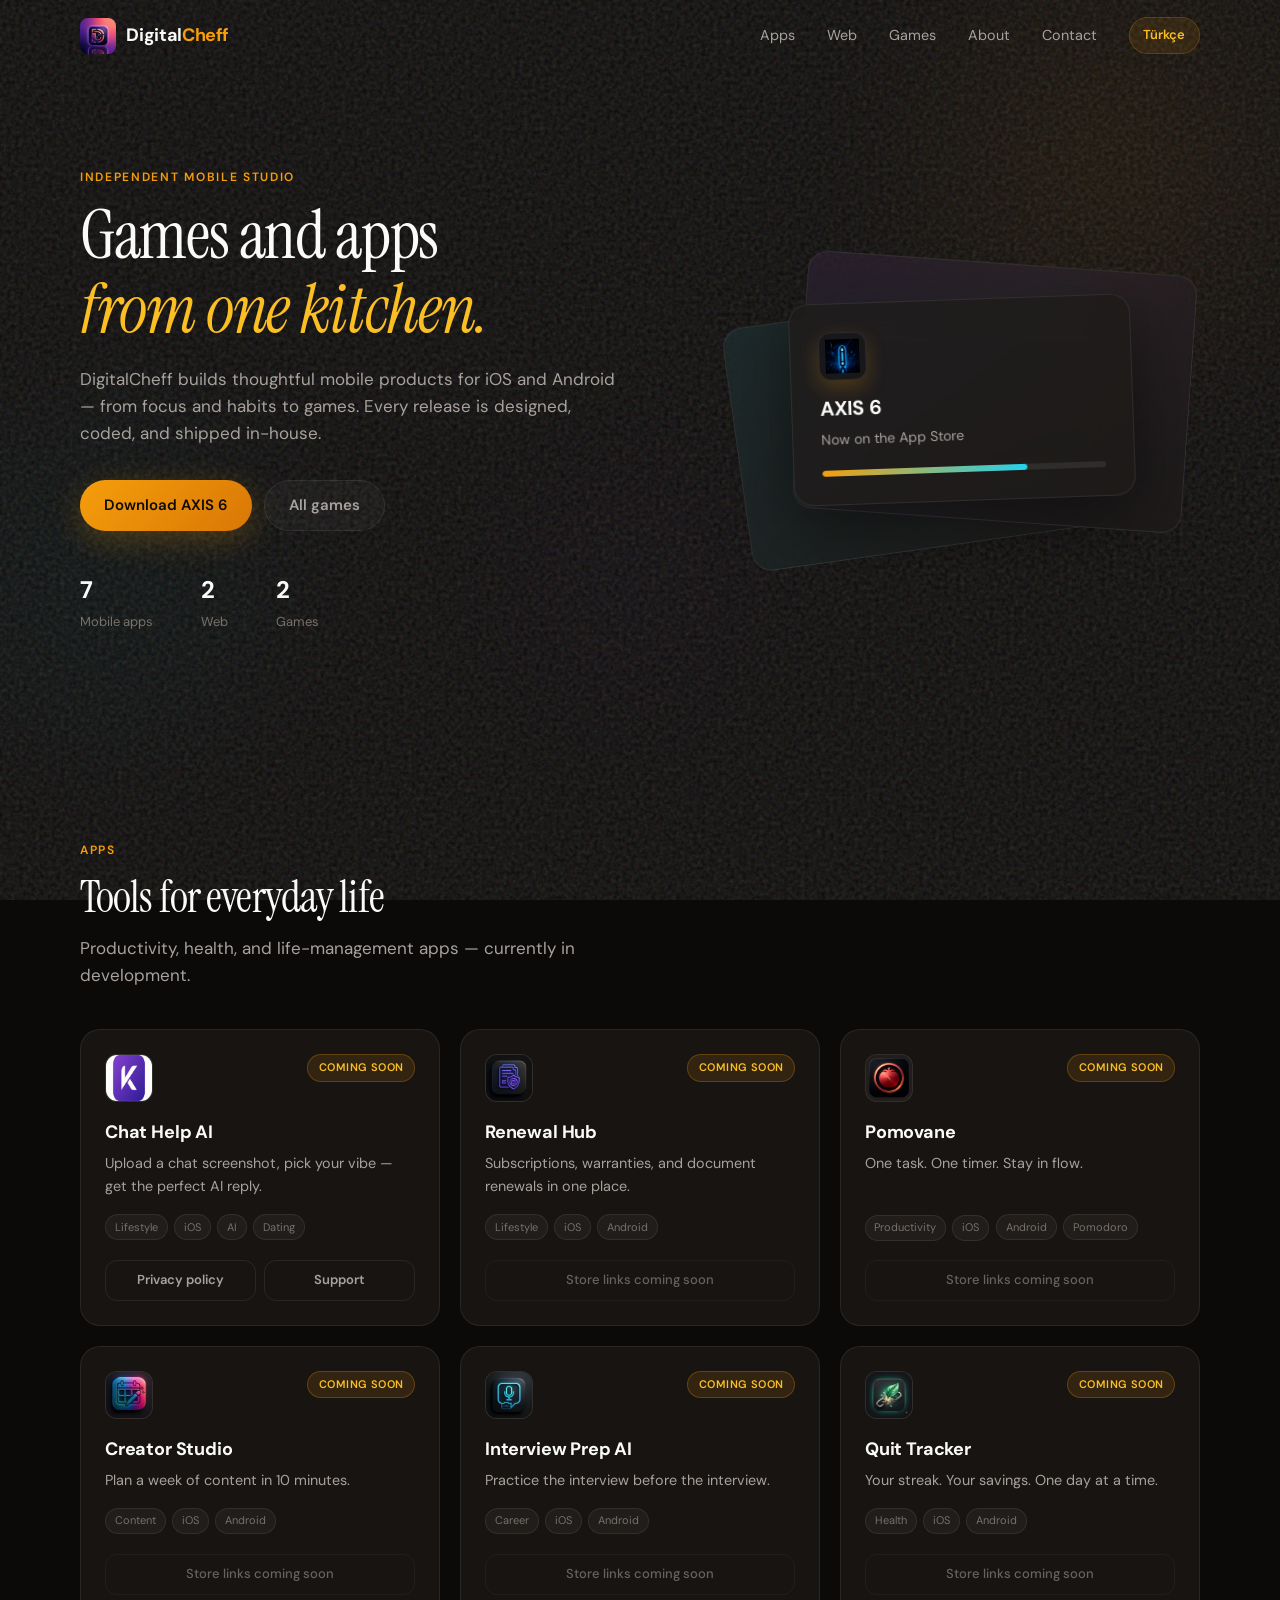
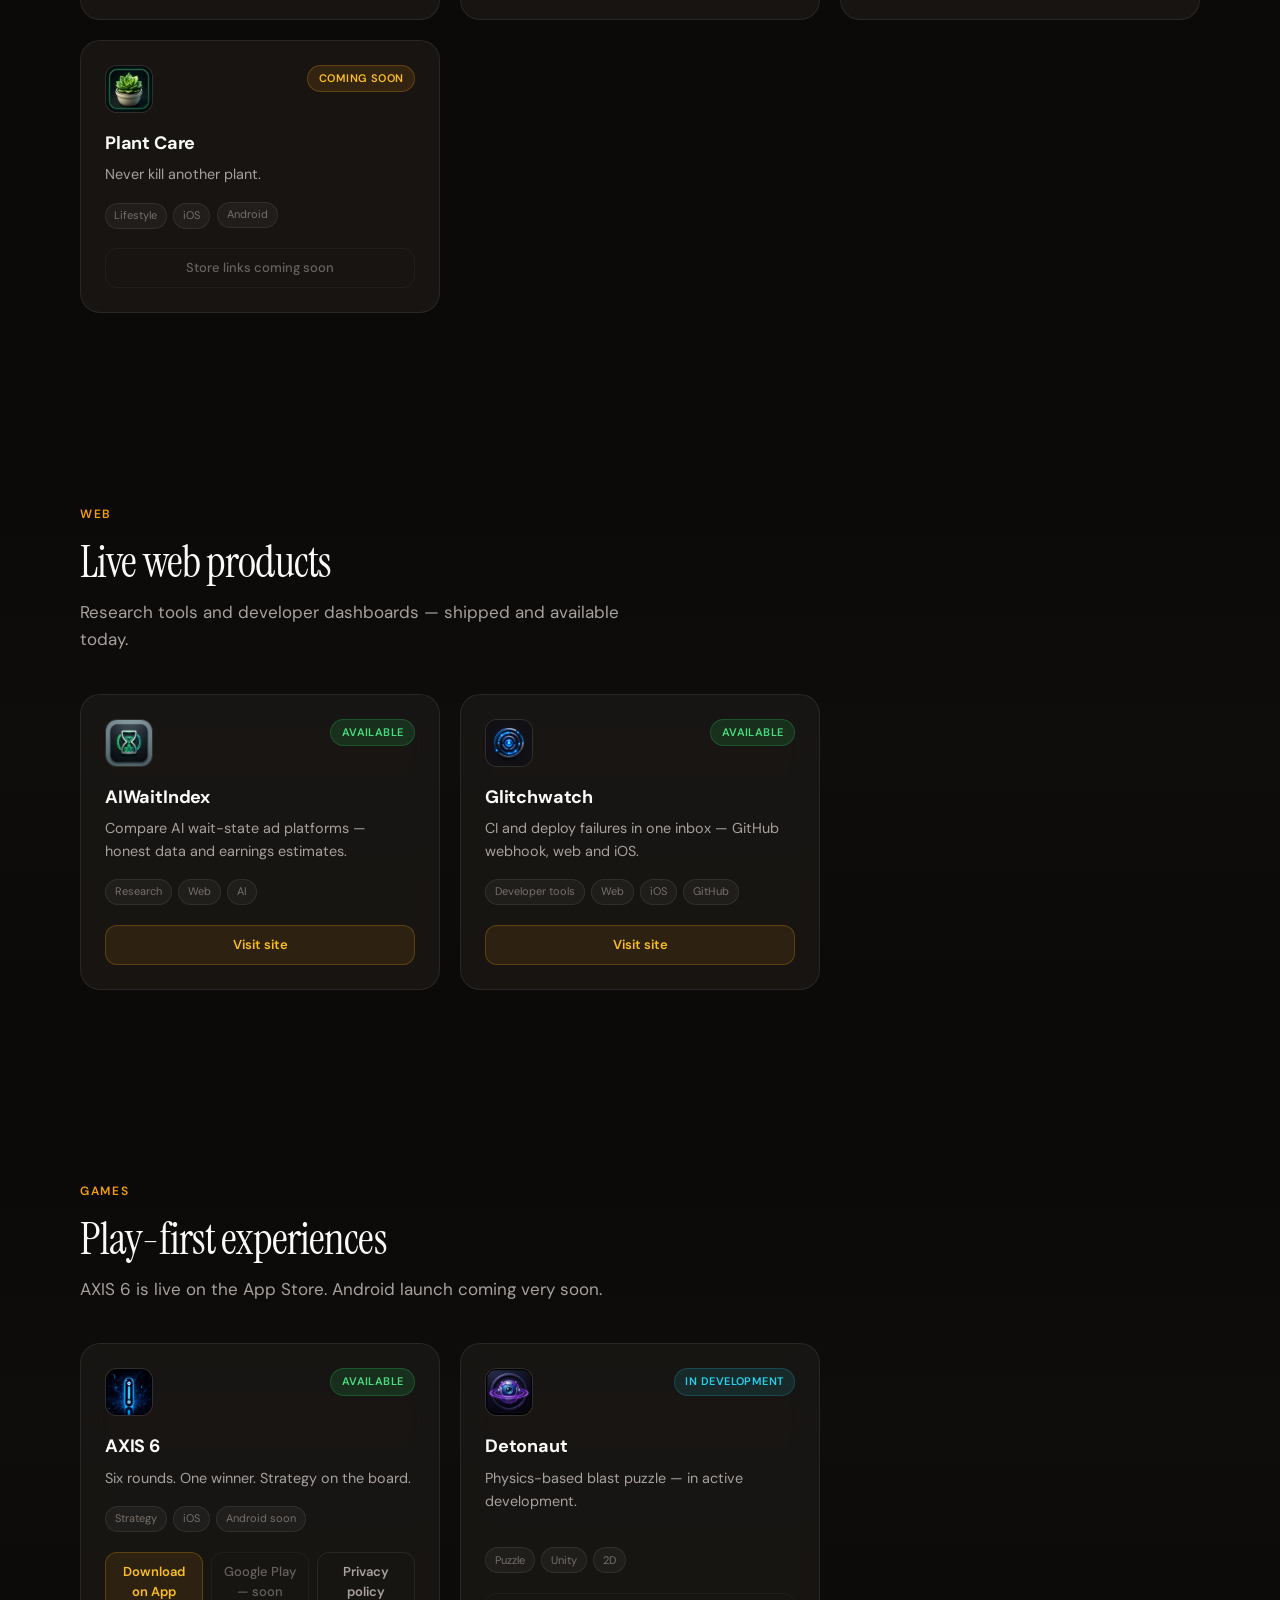
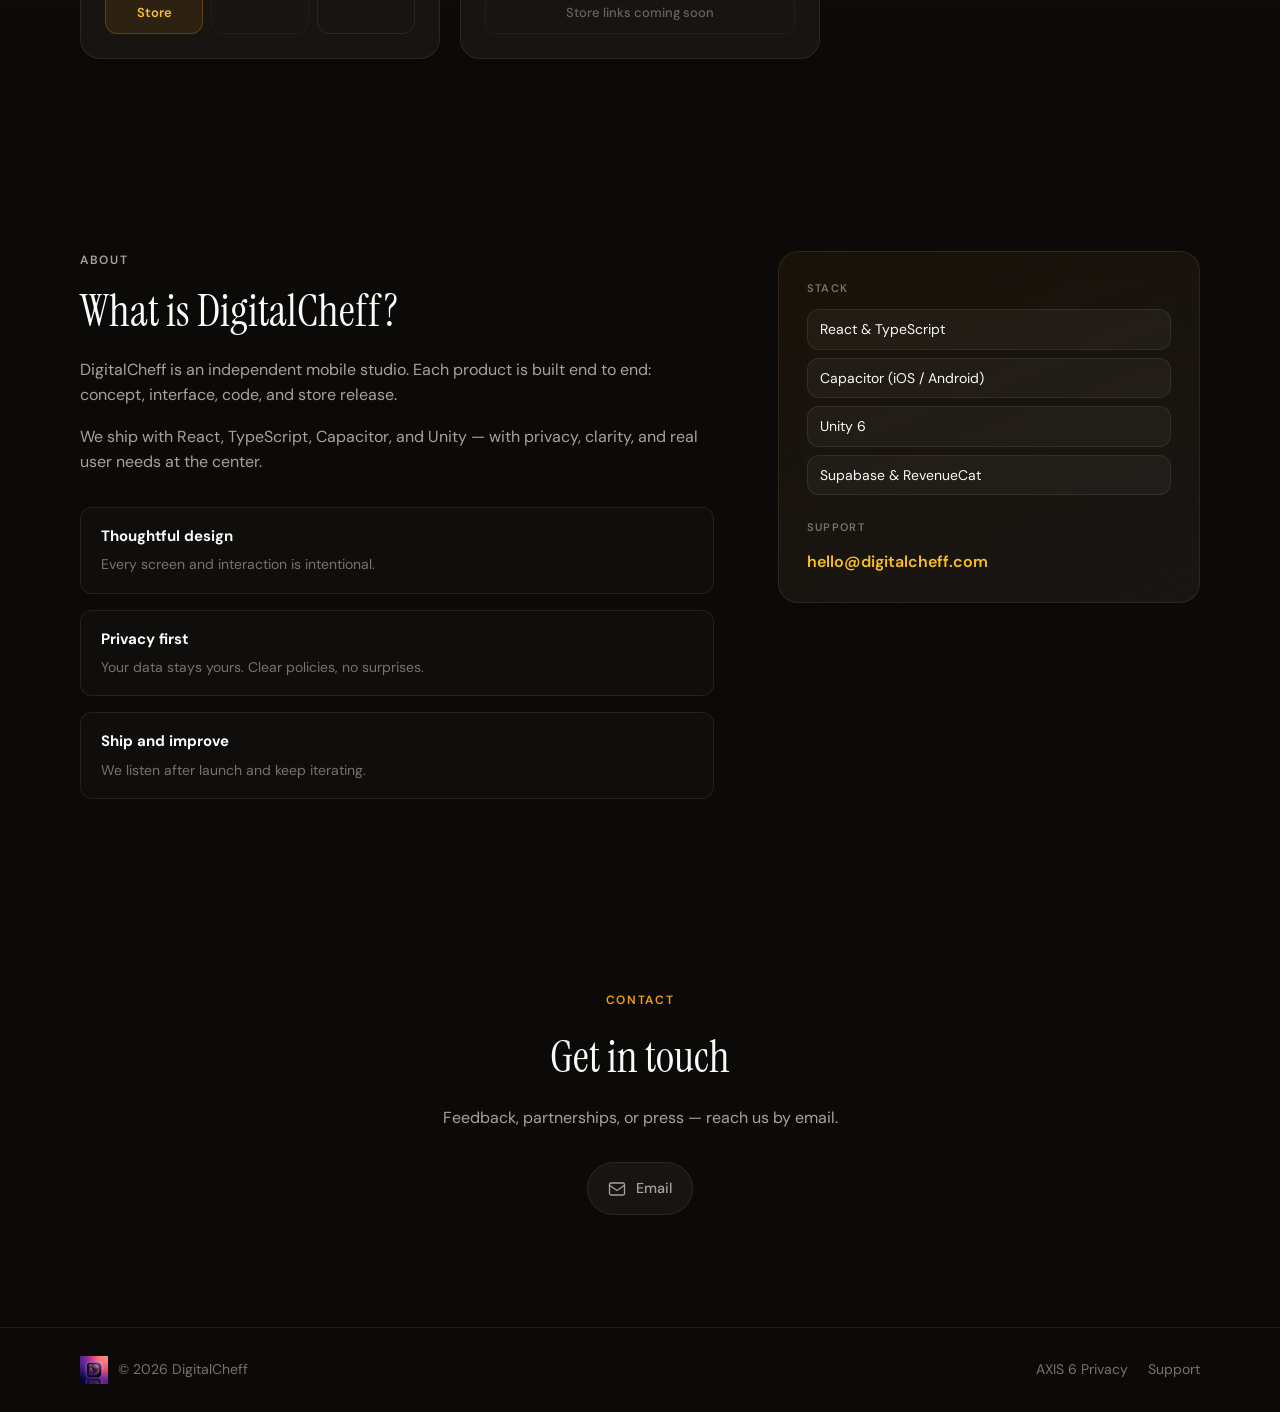
<file: index.html>
<!DOCTYPE html>
<html lang="en">
<head>
  <meta charset="UTF-8">
  <meta name="viewport" content="width=device-width, initial-scale=1.0, viewport-fit=cover">
  <title>DigitalCheff — Mobile Games & Apps Studio</title>
  <meta name="description" content="DigitalCheff — mobile apps, web tools, and games. Pomovane, Glitchwatch, AIWaitIndex, AXIS 6, and more.">
  <meta name="theme-color" content="#0c0a09">
  <meta property="og:title" content="DigitalCheff">
  <meta property="og:description" content="Independent mobile studio — products we design, build, and ship for iOS and Android.">
  <meta property="og:type" content="website">
  <meta property="og:url" content="https://digitalcheff.com">
  <link rel="icon" href="/assets/icons/digitalcheff-32.png" type="image/png">
  <link rel="apple-touch-icon" href="/assets/icons/digitalcheff-180.png">
  <meta property="og:image" content="https://digitalcheff.com/assets/icons/digitalcheff-180.png">
  <link rel="preconnect" href="https://fonts.googleapis.com">
  <link rel="preconnect" href="https://fonts.gstatic.com" crossorigin>
  <link href="https://fonts.googleapis.com/css2?family=DM+Sans:ital,opsz,wght@0,9..40,400;0,9..40,500;0,9..40,600;0,9..40,700;1,9..40,400&family=Instrument+Serif:ital@0;1&display=swap" rel="stylesheet">
  <link rel="stylesheet" href="/assets/css/style.css?v=12">
</head>
<body>
  <a class="skip-link" href="#main" data-i18n="skip">Skip to content</a>

  <div class="ambient" aria-hidden="true">
    <div class="ambient__orb ambient__orb--1"></div>
    <div class="ambient__orb ambient__orb--2"></div>
    <div class="ambient__orb ambient__orb--3"></div>
    <div class="ambient__noise"></div>
  </div>

  <header class="site-header" id="top">
    <div class="container site-header__inner">
      <a class="brand" href="#top" data-i18n-aria="brandAria">
        <img class="brand__mark" src="/assets/icons/digitalcheff-64.png" alt="" width="36" height="36">
        <span class="brand__text">Digital<span class="brand__accent">Cheff</span></span>
      </a>
      <nav class="site-nav" aria-label="Main menu" data-i18n-aria="nav.main">
        <a href="#apps" data-i18n="nav.apps">Apps</a>
        <a href="#web" data-i18n="nav.web">Web</a>
        <a href="#games" data-i18n="nav.games">Games</a>
        <a href="#about" data-i18n="nav.about">About</a>
        <a href="#contact" data-i18n="nav.contact">Contact</a>
        <button class="lang-toggle" id="lang-toggle" type="button" aria-label="Türkçe">Türkçe</button>
      </nav>
      <div class="header-actions">
        <button class="lang-toggle lang-toggle--mobile-header" id="lang-toggle-mobile" type="button" aria-label="Türkçe">TR</button>
        <button class="menu-toggle" type="button" aria-expanded="false" aria-controls="mobile-nav" data-i18n-aria="nav.menuOpen">
          <span></span><span></span>
        </button>
      </div>
    </div>
    <nav class="mobile-nav" id="mobile-nav" hidden aria-label="Mobile menu">
      <a href="#apps" data-i18n="nav.apps">Apps</a>
      <a href="#web" data-i18n="nav.web">Web</a>
      <a href="#games" data-i18n="nav.games">Games</a>
      <a href="#about" data-i18n="nav.about">About</a>
      <a href="#contact" data-i18n="nav.contact">Contact</a>
    </nav>
  </header>

  <main id="main">
    <section class="hero">
      <div class="container hero__grid">
        <div class="hero__copy">
          <p class="eyebrow" data-i18n="hero.eyebrow">Independent mobile studio</p>

          <div class="hero-spotlight" aria-hidden="true">
            <a class="spotlight-card spotlight-card--lead spotlight-card--axis6" href="https://apps.apple.com/us/app/axis-6/id6777100703" target="_blank" rel="noopener noreferrer">
              <div class="spotlight-card__icon spotlight-card__icon--image">
                <img src="/assets/icons/axis6-128.png" alt="" width="54" height="54" decoding="async">
              </div>
              <div class="spotlight-card__body">
                <p class="spotlight-card__eyebrow" data-i18n="hero.spotlightLabel">Now on the App Store</p>
                <p class="spotlight-card__name">AXIS 6</p>
                <p class="spotlight-card__tag" data-i18n="hero.spotlightAxis6">Six rounds. One winner. Strategy on the board.</p>
                <span class="spotlight-card__cta" data-i18n="hero.spotlightCta">Download</span>
              </div>
            </a>
            <div class="spotlight-row">
              <a class="spotlight-card spotlight-card--compact" href="#games">
                <span class="spotlight-card__chip spotlight-card__chip--image">
                  <img src="/assets/icons/pomovane-128.png?v=11" alt="" width="32" height="32" decoding="async">
                </span>
                <span class="spotlight-card__compact-name">Pomovane</span>
              </a>
              <a class="spotlight-card spotlight-card--compact" href="#web">
                <span class="spotlight-card__chip spotlight-card__chip--image">
                  <img src="/assets/icons/glitchwatch-128.png" alt="" width="32" height="32" decoding="async">
                </span>
                <span class="spotlight-card__compact-name">Glitchwatch</span>
              </a>
            </div>
          </div>

          <h1 class="hero__title">
            <span data-i18n="hero.titleBefore">Games and apps</span><br>
            <em data-i18n="hero.titleEm">from one kitchen.</em>
          </h1>
          <p class="hero__lead" data-i18n="hero.lead">
            DigitalCheff builds thoughtful mobile products for iOS and Android — from focus and habits to games. Every release is designed, coded, and shipped in-house.
          </p>
          <div class="hero__actions">
            <a class="btn btn--primary" href="https://apps.apple.com/us/app/axis-6/id6777100703" target="_blank" rel="noopener noreferrer" data-i18n="hero.cta">Download AXIS 6</a>
            <a class="btn btn--ghost" href="#games" data-i18n="hero.ctaGames">All games</a>
          </div>
          <dl class="hero__stats">
            <div>
              <dt>7</dt>
              <dd data-i18n="hero.statApps">Apps</dd>
            </div>
            <div>
              <dt>2</dt>
              <dd data-i18n="hero.statWeb">Web</dd>
            </div>
            <div>
              <dt>2</dt>
              <dd data-i18n="hero.statGames">Games</dd>
            </div>
          </dl>
        </div>
        <div class="hero__visual hero__visual--desktop" aria-hidden="true">
          <div class="hero-stack">
            <div class="hero-card hero-card--back"></div>
            <div class="hero-card hero-card--mid"></div>
            <a class="hero-card hero-card--front" href="https://apps.apple.com/us/app/axis-6/id6777100703" target="_blank" rel="noopener noreferrer">
              <div class="hero-card__icon hero-card__icon--image hero-card__icon--axis6">
                <img src="/assets/icons/axis6-128.png" alt="" width="40" height="40" decoding="async">
              </div>
              <p class="hero-card__label">AXIS 6</p>
              <p class="hero-card__tag" data-i18n="hero.spotlightLabel">Now on the App Store</p>
              <div class="hero-card__bar" role="presentation"><span></span></div>
            </a>
          </div>
        </div>
      </div>
    </section>

    <section class="section" id="apps">
      <div class="container">
        <header class="section__header reveal">
          <p class="eyebrow" data-i18n="apps.eyebrow">Apps</p>
          <h2 data-i18n="apps.title">Tools for everyday life</h2>
          <p class="section__lead" data-i18n="apps.lead">Productivity, health, and life-management apps — currently in development.</p>
        </header>
        <div class="product-grid" id="apps-grid"></div>
      </div>
    </section>

    <section class="section section--alt" id="web">
      <div class="container">
        <header class="section__header reveal">
          <p class="eyebrow" data-i18n="web.eyebrow">Web</p>
          <h2 data-i18n="web.title">Live web products</h2>
          <p class="section__lead" data-i18n="web.lead">Research tools and developer dashboards — shipped and available today.</p>
        </header>
        <div class="product-grid" id="web-grid"></div>
      </div>
    </section>

    <section class="section section--alt" id="games">
      <div class="container">
        <header class="section__header reveal">
          <p class="eyebrow" data-i18n="games.eyebrow">Games</p>
          <h2 data-i18n="games.title">Play-first experiences</h2>
          <p class="section__lead" data-i18n="games.lead">Mobile games — from competitive rounds to physics puzzles.</p>
        </header>
        <div class="product-grid product-grid--games" id="games-grid"></div>
      </div>
    </section>

    <section class="section" id="about">
      <div class="container about">
        <div class="about__copy reveal">
          <p class="eyebrow" data-i18n="about.eyebrow">About</p>
          <h2 data-i18n="about.title">What is DigitalCheff?</h2>
          <p data-i18n="about.p1">
            DigitalCheff is an independent mobile studio. Each product is built end to end: concept, interface, code, and store release.
          </p>
          <p data-i18n="about.p2">
            We ship with React, TypeScript, Capacitor, and Unity — with privacy, clarity, and real user needs at the center.
          </p>
          <ul class="about__values" id="about-values"></ul>
        </div>
        <aside class="about__panel reveal reveal--delay">
          <div class="about__panel-inner">
            <p class="about__panel-label" data-i18n="about.tech">Stack</p>
            <ul class="tech-list">
              <li>React &amp; TypeScript</li>
              <li>Capacitor (iOS / Android)</li>
              <li>Unity 6</li>
              <li>Supabase &amp; RevenueCat</li>
            </ul>
            <p class="about__panel-label" data-i18n="about.support">Support</p>
            <a class="about__email" href="mailto:hello@digitalcheff.com">hello@digitalcheff.com</a>
          </div>
        </aside>
      </div>
    </section>

    <section class="section section--contact" id="contact">
      <div class="container contact reveal">
        <div class="contact__inner">
          <p class="eyebrow" data-i18n="contact.eyebrow">Contact</p>
          <h2 data-i18n="contact.title">Get in touch</h2>
          <p class="contact__lead" data-i18n="contact.lead">Feedback, partnerships, or press — reach us by email.</p>
          <div class="social-grid" id="social-grid"></div>
        </div>
      </div>
    </section>
  </main>

  <footer class="site-footer">
    <div class="container site-footer__inner">
      <div class="site-footer__brand">
        <img src="/assets/icons/digitalcheff-64.png" alt="" width="28" height="28">
        <span>© <span id="year"></span> DigitalCheff</span>
      </div>
      <nav class="site-footer__links" aria-label="Footer links" data-i18n-aria="nav.footer">
        <a href="/axis6-privacy/" data-i18n="footer.axisPrivacy">AXIS 6 Privacy</a>
        <a href="mailto:hello@digitalcheff.com" data-i18n="footer.support">Support</a>
      </nav>
    </div>
  </footer>

  <script src="/assets/js/main.js?v=12" type="module"></script>
</body>
</html>
</file>
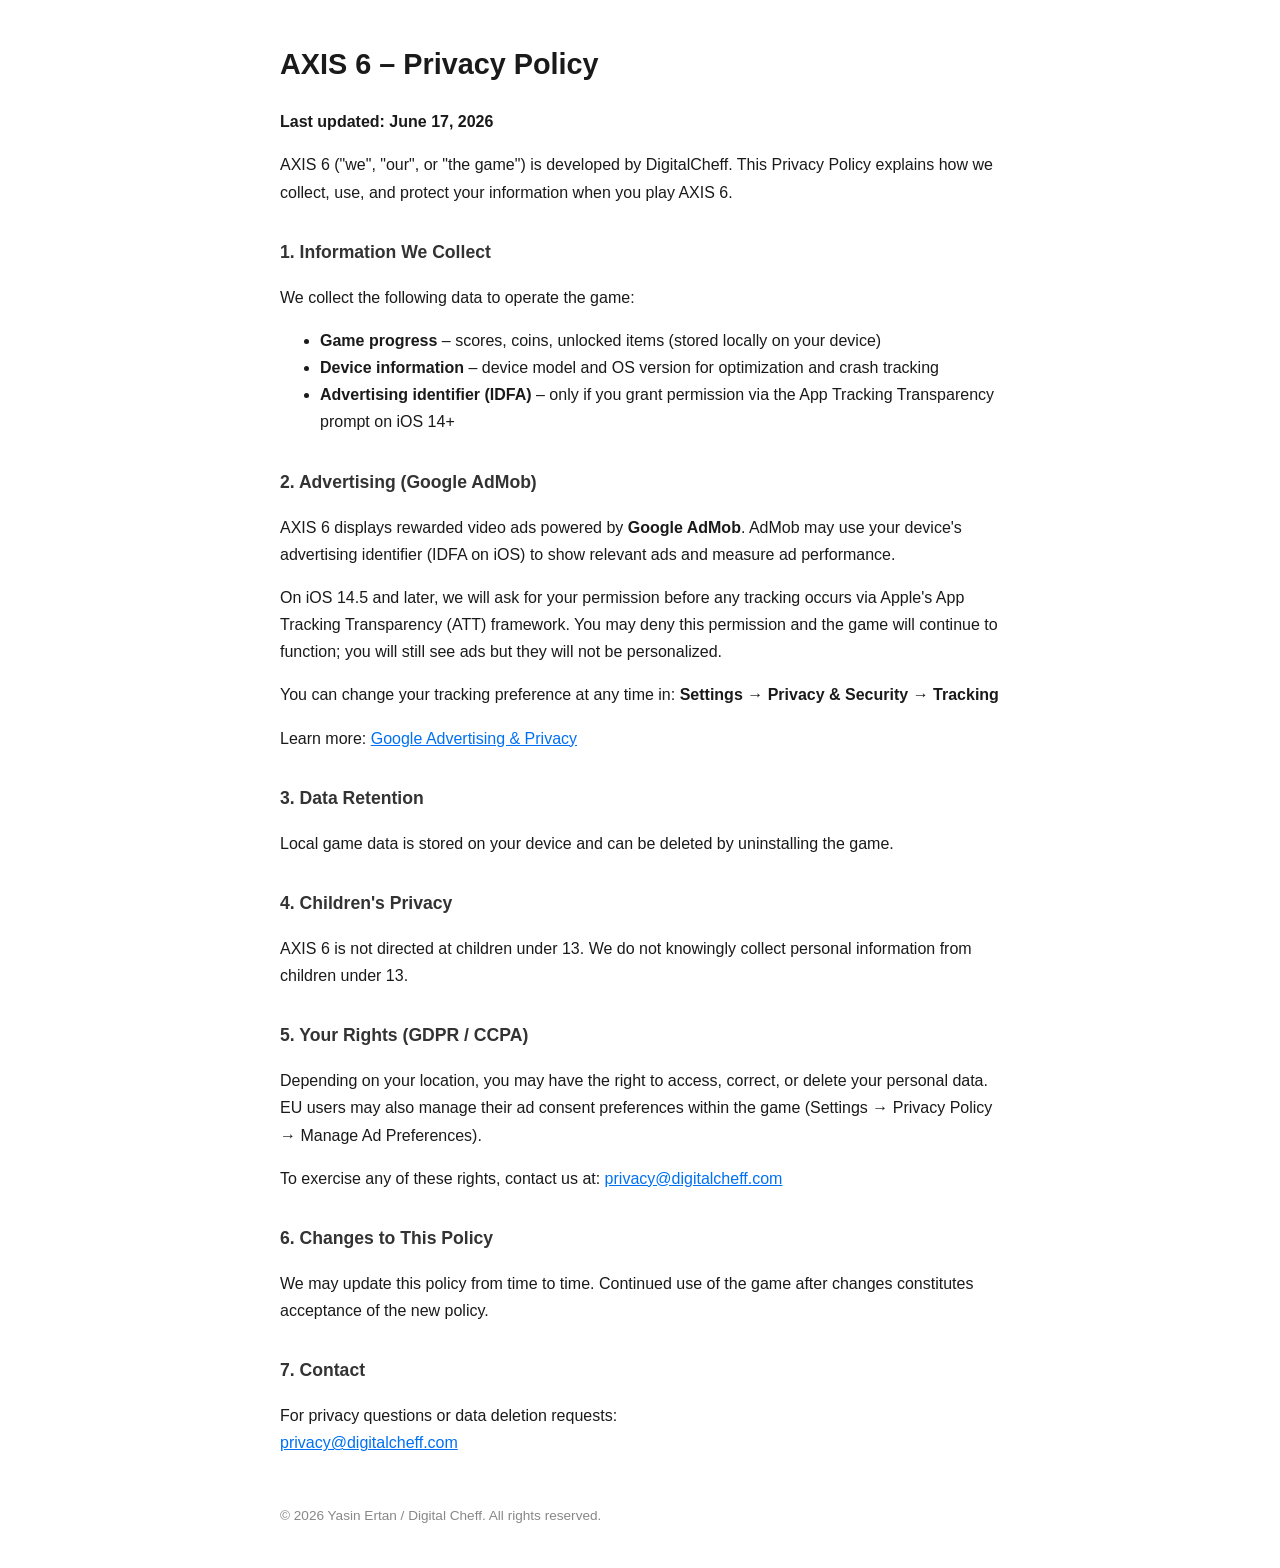
<file: axis6-privacy/index.html>
<!DOCTYPE html>
<html lang="en">
<head>
<meta charset="UTF-8">
<meta name="viewport" content="width=device-width, initial-scale=1.0">
<title>AXIS 6 – Privacy Policy</title>
<style>
  body { font-family: -apple-system, sans-serif; max-width: 720px; margin: 40px auto; padding: 0 20px; color: #1a1a1a; line-height: 1.7; }
  h1 { font-size: 1.8rem; }
  h2 { font-size: 1.1rem; margin-top: 2rem; color: #333; }
  a { color: #0070f3; }
  footer { margin-top: 3rem; color: #888; font-size: 0.85rem; }
</style>
</head>
<body>

<h1>AXIS 6 – Privacy Policy</h1>
<p><strong>Last updated: June 17, 2026</strong></p>

<p>AXIS 6 ("we", "our", or "the game") is developed by DigitalCheff. This Privacy Policy explains how we collect, use, and protect your information when you play AXIS 6.</p>

<h2>1. Information We Collect</h2>
<p>We collect the following data to operate the game:</p>
<ul>
  <li><strong>Game progress</strong> – scores, coins, unlocked items (stored locally on your device)</li>
  <li><strong>Device information</strong> – device model and OS version for optimization and crash tracking</li>
  <li><strong>Advertising identifier (IDFA)</strong> – only if you grant permission via the App Tracking Transparency prompt on iOS 14+</li>
</ul>

<h2>2. Advertising (Google AdMob)</h2>
<p>AXIS 6 displays rewarded video ads powered by <strong>Google AdMob</strong>. AdMob may use your device's advertising identifier (IDFA on iOS) to show relevant ads and measure ad performance.</p>
<p>On iOS 14.5 and later, we will ask for your permission before any tracking occurs via Apple's App Tracking Transparency (ATT) framework. You may deny this permission and the game will continue to function; you will still see ads but they will not be personalized.</p>
<p>You can change your tracking preference at any time in: <strong>Settings → Privacy & Security → Tracking</strong></p>
<p>Learn more: <a href="https://policies.google.com/technologies/ads" target="_blank">Google Advertising & Privacy</a></p>

<h2>3. Data Retention</h2>
<p>Local game data is stored on your device and can be deleted by uninstalling the game.</p>

<h2>4. Children's Privacy</h2>
<p>AXIS 6 is not directed at children under 13. We do not knowingly collect personal information from children under 13.</p>

<h2>5. Your Rights (GDPR / CCPA)</h2>
<p>Depending on your location, you may have the right to access, correct, or delete your personal data. EU users may also manage their ad consent preferences within the game (Settings → Privacy Policy → Manage Ad Preferences).</p>
<p>To exercise any of these rights, contact us at: <a href="mailto:privacy@digitalcheff.com">privacy@digitalcheff.com</a></p>

<h2>6. Changes to This Policy</h2>
<p>We may update this policy from time to time. Continued use of the game after changes constitutes acceptance of the new policy.</p>

<h2>7. Contact</h2>
<p>For privacy questions or data deletion requests:<br>
<a href="mailto:privacy@digitalcheff.com">privacy@digitalcheff.com</a></p>

<footer>© 2026 Yasin Ertan / Digital Cheff. All rights reserved.</footer>

</body>
</html>
</file>
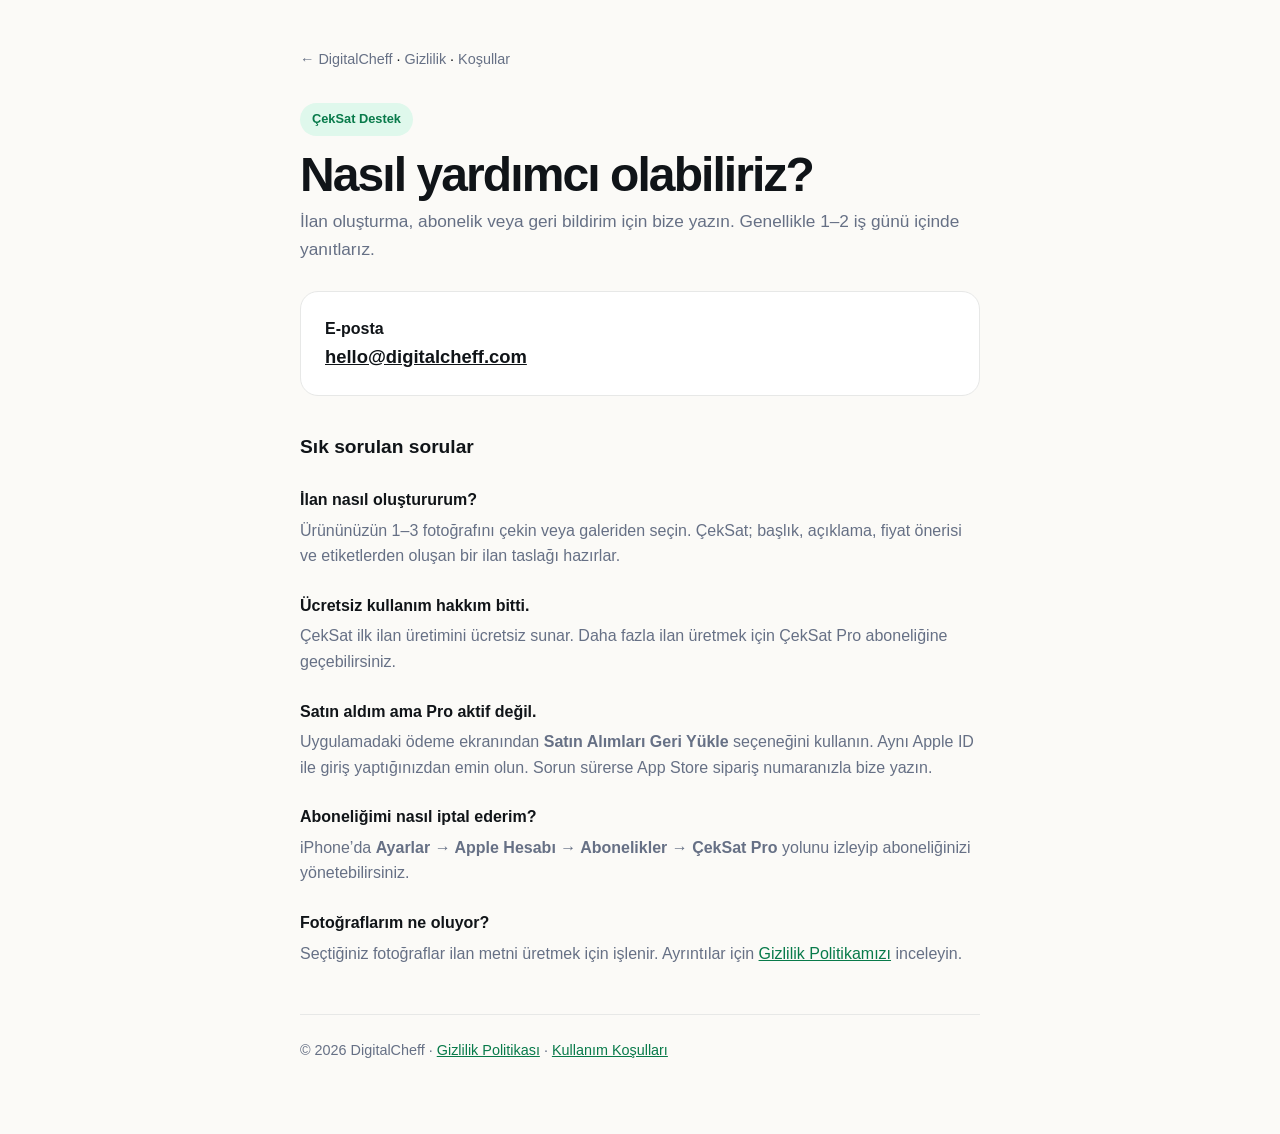
<file: ceksat/support/index.html>
<!doctype html>
<html lang="tr">
<head>
  <meta charset="utf-8" />
  <meta name="viewport" content="width=device-width, initial-scale=1" />
  <title>ÇekSat — Destek</title>
  <meta name="description" content="ÇekSat destek merkezi: ilan oluşturma, abonelik ve satın alma geri yükleme yardımı." />
  <style>
    :root { --bg:#fbfaf7; --surface:#fff; --text:#101418; --muted:#667085; --green:#00b76b; --border:#e7e8e7; }
    * { box-sizing:border-box; }
    body { margin:0; font-family:-apple-system,BlinkMacSystemFont,"Segoe UI",sans-serif; background:var(--bg); color:var(--text); line-height:1.6; }
    .wrap { max-width:720px; margin:0 auto; padding:48px 20px 72px; }
    .nav { margin-bottom:32px; font-size:.9rem; }
    .nav a { color:var(--muted); text-decoration:none; }
    .mark { display:inline-block; padding:6px 12px; border-radius:999px; background:#dff8ec; color:#087a4a; font-weight:700; font-size:.8rem; margin-bottom:14px; }
    h1 { margin:0 0 8px; font-size:clamp(2rem,6vw,3rem); letter-spacing:-.04em; line-height:1.05; }
    .lead { color:var(--muted); font-size:1.08rem; margin:0 0 28px; }
    .card { background:var(--surface); border:1px solid var(--border); border-radius:18px; padding:24px; margin:22px 0; }
    h2 { font-size:1.2rem; margin:36px 0 12px; }
    h3 { font-size:1rem; margin:24px 0 5px; }
    p { margin:0 0 12px; color:var(--muted); }
    a { color:#087a4a; }
    .email { color:var(--text); font-size:1.15rem; font-weight:700; }
    footer { margin-top:48px; padding-top:24px; border-top:1px solid var(--border); color:var(--muted); font-size:.9rem; }
  </style>
</head>
<body>
  <main class="wrap">
    <nav class="nav"><a href="https://digitalcheff.com">← DigitalCheff</a> · <a href="/privacy/ceksat.html">Gizlilik</a> · <a href="/terms/ceksat.html">Koşullar</a></nav>
    <span class="mark">ÇekSat Destek</span>
    <h1>Nasıl yardımcı olabiliriz?</h1>
    <p class="lead">İlan oluşturma, abonelik veya geri bildirim için bize yazın. Genellikle 1–2 iş günü içinde yanıtlarız.</p>

    <section class="card">
      <strong>E-posta</strong><br />
      <a class="email" href="mailto:hello@digitalcheff.com">hello@digitalcheff.com</a>
    </section>

    <h2>Sık sorulan sorular</h2>

    <h3>İlan nasıl oluştururum?</h3>
    <p>Ürününüzün 1–3 fotoğrafını çekin veya galeriden seçin. ÇekSat; başlık, açıklama, fiyat önerisi ve etiketlerden oluşan bir ilan taslağı hazırlar.</p>

    <h3>Ücretsiz kullanım hakkım bitti.</h3>
    <p>ÇekSat ilk ilan üretimini ücretsiz sunar. Daha fazla ilan üretmek için ÇekSat Pro aboneliğine geçebilirsiniz.</p>

    <h3>Satın aldım ama Pro aktif değil.</h3>
    <p>Uygulamadaki ödeme ekranından <strong>Satın Alımları Geri Yükle</strong> seçeneğini kullanın. Aynı Apple ID ile giriş yaptığınızdan emin olun. Sorun sürerse App Store sipariş numaranızla bize yazın.</p>

    <h3>Aboneliğimi nasıl iptal ederim?</h3>
    <p>iPhone’da <strong>Ayarlar → Apple Hesabı → Abonelikler → ÇekSat Pro</strong> yolunu izleyip aboneliğinizi yönetebilirsiniz.</p>

    <h3>Fotoğraflarım ne oluyor?</h3>
    <p>Seçtiğiniz fotoğraflar ilan metni üretmek için işlenir. Ayrıntılar için <a href="/privacy/ceksat.html">Gizlilik Politikamızı</a> inceleyin.</p>

    <footer>© 2026 DigitalCheff · <a href="/privacy/ceksat.html">Gizlilik Politikası</a> · <a href="/terms/ceksat.html">Kullanım Koşulları</a></footer>
  </main>
</body>
</html>
</file>
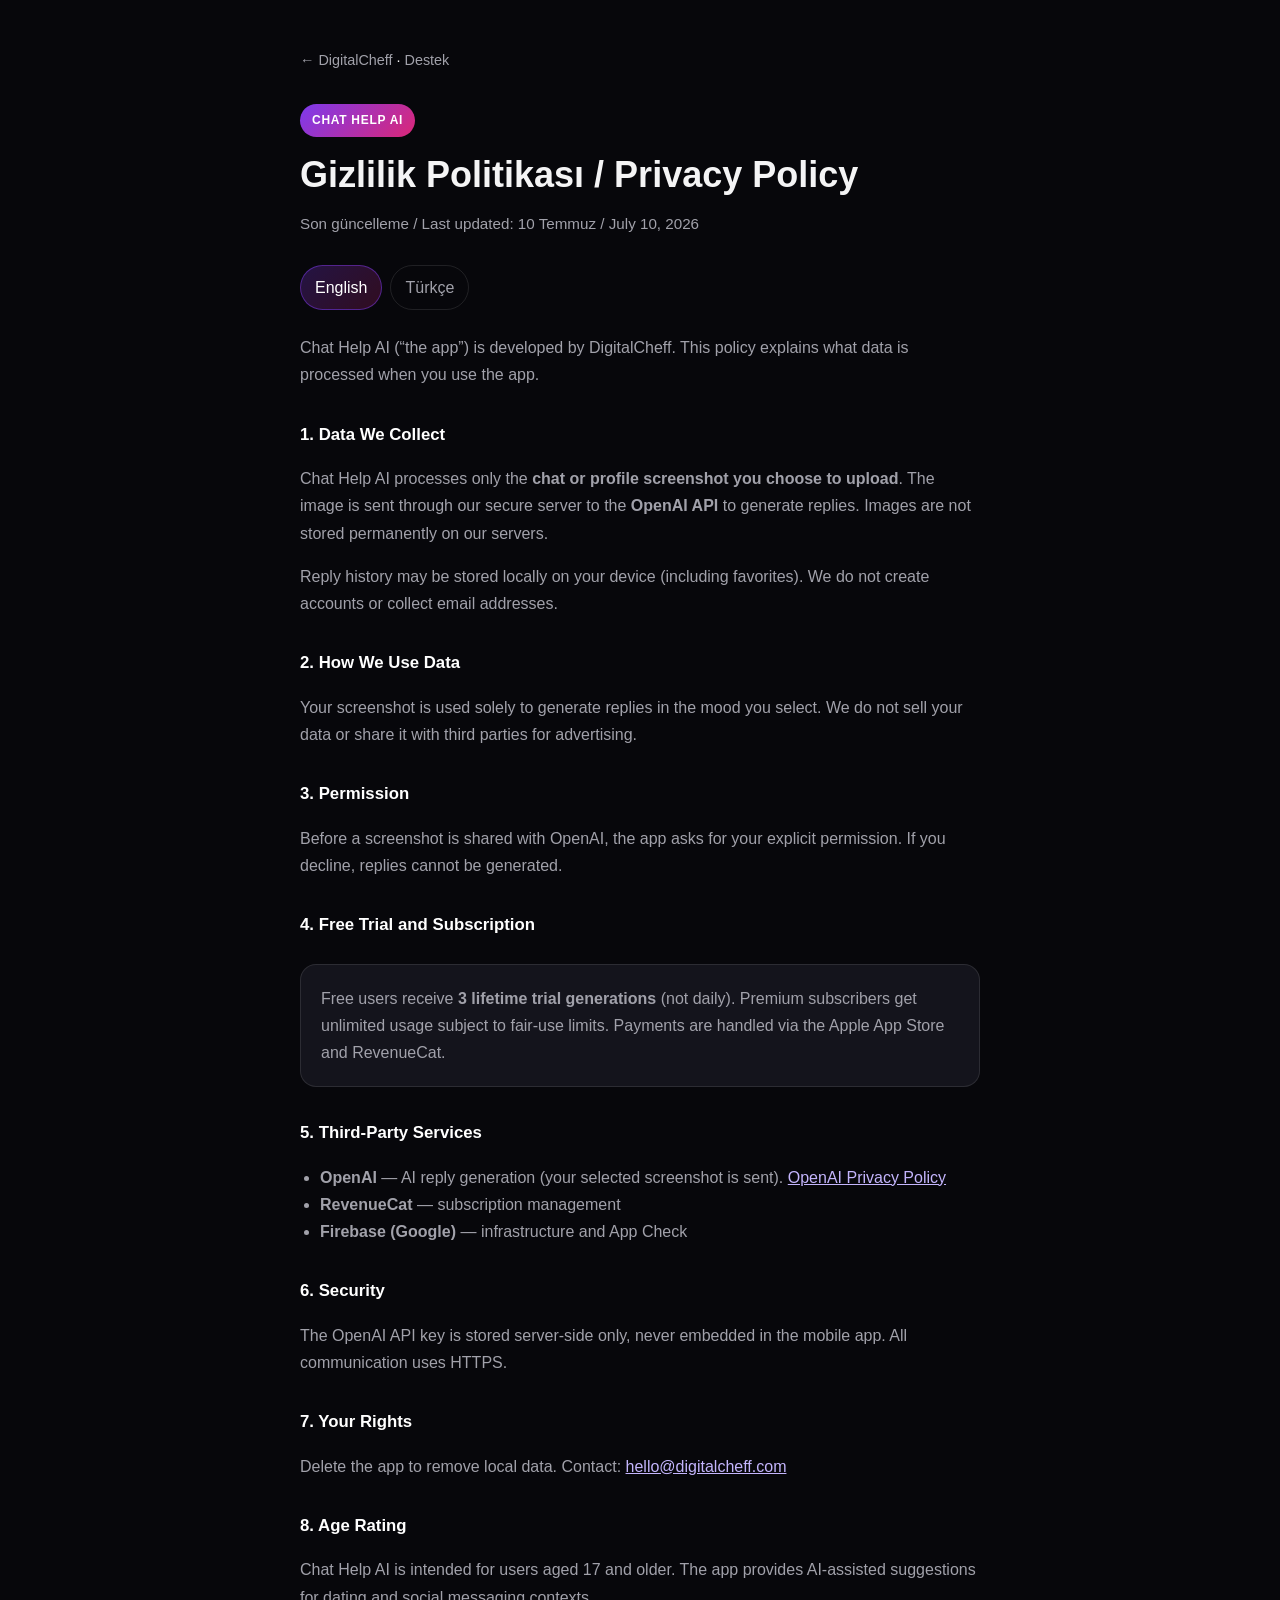
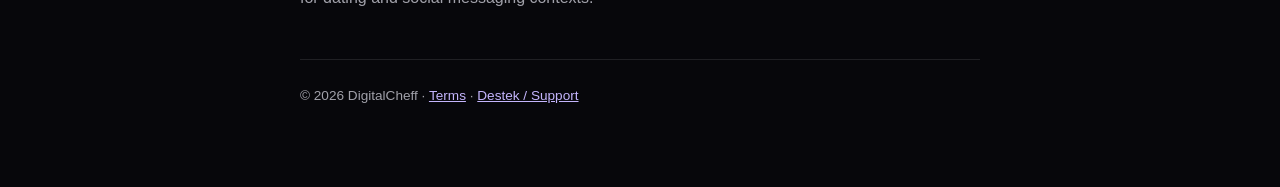
<file: chat-help-ai/privacy/index.html>
<!DOCTYPE html>
<html lang="tr">
<head>
  <meta charset="UTF-8">
  <meta name="viewport" content="width=device-width, initial-scale=1.0">
  <title>Chat Help AI — Gizlilik Politikası</title>
  <meta name="description" content="Chat Help AI gizlilik politikası. Sohbet ekran görüntülerinin nasıl işlendiğini öğrenin.">
  <link rel="icon" href="/favicon.svg" type="image/svg+xml">
  <style>
    :root {
      --bg: #07070b;
      --surface: #14141c;
      --text: #f4f4f5;
      --muted: #a1a1aa;
      --accent: #7c3aed;
      --accent2: #db2777;
      --border: rgba(255,255,255,0.1);
    }
    * { box-sizing: border-box; }
    body {
      margin: 0;
      font-family: -apple-system, BlinkMacSystemFont, "Segoe UI", Roboto, sans-serif;
      background: var(--bg);
      color: var(--text);
      line-height: 1.7;
    }
    .wrap { max-width: 720px; margin: 0 auto; padding: 48px 20px 80px; }
    .badge {
      display: inline-block;
      font-size: 0.75rem;
      font-weight: 700;
      letter-spacing: 0.06em;
      text-transform: uppercase;
      color: #fff;
      background: linear-gradient(135deg, var(--accent), var(--accent2));
      padding: 6px 12px;
      border-radius: 999px;
      margin-bottom: 16px;
    }
    h1 { font-size: clamp(1.75rem, 4vw, 2.25rem); line-height: 1.2; margin: 0 0 8px; }
    .updated { color: var(--muted); font-size: 0.95rem; margin-bottom: 28px; }
    .nav { margin-bottom: 32px; font-size: 0.9rem; }
    .nav a { color: var(--muted); text-decoration: none; }
    .nav a:hover { color: #fff; }
    h2 { font-size: 1.05rem; margin: 2rem 0 0.75rem; color: #fff; }
    p, li { color: var(--muted); }
    ul { padding-left: 1.25rem; }
    a { color: #c4b5fd; }
    .card {
      background: var(--surface);
      border: 1px solid var(--border);
      border-radius: 16px;
      padding: 20px;
      margin: 24px 0;
    }
    .lang-toggle { display: flex; gap: 8px; margin-bottom: 24px; flex-wrap: wrap; }
    .lang-toggle button {
      border: 1px solid var(--border);
      background: transparent;
      color: var(--muted);
      padding: 8px 14px;
      border-radius: 999px;
      cursor: pointer;
      font: inherit;
    }
    .lang-toggle button.active {
      background: linear-gradient(135deg, rgba(124,58,237,0.25), rgba(219,39,119,0.2));
      border-color: rgba(124,58,237,0.5);
      color: #fff;
    }
    [data-lang] { display: none; }
    [data-lang].active { display: block; }
    footer { margin-top: 48px; padding-top: 24px; border-top: 1px solid var(--border); color: var(--muted); font-size: 0.85rem; }
  </style>
</head>
<body>
  <div class="wrap">
    <div class="nav"><a href="https://digitalcheff.com">← DigitalCheff</a> · <a href="../support/">Destek</a></div>
    <span class="badge">Chat Help AI</span>
    <h1>Gizlilik Politikası / Privacy Policy</h1>
    <p class="updated">Son güncelleme / Last updated: 10 Temmuz / July 10, 2026</p>

    <div class="lang-toggle">
      <button type="button" data-show="en" class="active">English</button>
      <button type="button" data-show="tr">Türkçe</button>
    </div>

    <div data-lang="tr">
      <p>Chat Help AI (“uygulama”), DigitalCheff tarafından geliştirilmiştir. Bu politika, uygulamayı kullanırken hangi verilerin işlendiğini açıklar.</p>

      <h2>1. Toplanan Veriler</h2>
      <p>Chat Help AI yalnızca <strong>sizin seçtiğiniz sohbet veya profil ekran görüntüsünü</strong> işler. Bu görüntü, yanıt üretmek amacıyla güvenli sunucumuz üzerinden <strong>OpenAI API</strong>’sine gönderilir. Görüntüler sunucularımızda kalıcı olarak saklanmaz.</p>
      <p>İsteğe bağlı olarak uygulama içinde geçmiş cevaplar cihazınızda yerel olarak tutulabilir (favoriler dahil). Hesap oluşturma veya e-posta toplama yoktur.</p>

      <h2>2. Verilerin Kullanımı</h2>
      <p>Ekran görüntünüz yalnızca seçtiğiniz tarza uygun cevap üretmek için kullanılır. Verileriniz reklam amaçlı satılmaz veya üçüncü taraflarla paylaşılmaz.</p>

      <h2>3. İzin</h2>
      <p>Ekran görüntüsü OpenAI ile paylaşılmadan önce uygulamada açık izin istenir. İzin vermezseniz yanıt üretilemez.</p>

      <h2>4. Ücretsiz Deneme ve Abonelik</h2>
      <div class="card">
        <p style="margin:0">Ücretsiz kullanıcılar <strong>toplam 3 deneme hakkı</strong> ile sınırlıdır; bu hak günlük olarak yenilenmez. Premium abonelik satın alındığında sınırsız kullanım (makul kullanım limitleri dahilinde) sağlanır. Ödeme işlemleri Apple App Store ve RevenueCat altyapısı üzerinden yönetilir.</p>
      </div>

      <h2>5. Üçüncü Taraf Hizmetler</h2>
      <ul>
        <li><strong>OpenAI</strong> — yapay zeka yanıt üretimi (seçtiğiniz ekran görüntüsü gönderilir). <a href="https://openai.com/policies/privacy-policy">OpenAI Privacy Policy</a></li>
        <li><strong>RevenueCat</strong> — abonelik yönetimi</li>
        <li><strong>Firebase (Google)</strong> — altyapı, App Check güvenliği</li>
      </ul>
      <p>Bu hizmetlerin kendi gizlilik politikaları geçerlidir.</p>

      <h2>6. Veri Güvenliği</h2>
      <p>OpenAI API anahtarı yalnızca sunucu tarafında tutulur; mobil uygulamaya gömülmez. Tüm iletişim HTTPS üzerinden şifrelenir.</p>

      <h2>7. Haklarınız</h2>
      <p>Uygulamayı silerek yerel verileri kaldırabilirsiniz. Gizlilikle ilgili sorular için: <a href="mailto:hello@digitalcheff.com">hello@digitalcheff.com</a></p>

      <h2>8. Yaş Sınırı</h2>
      <p>Chat Help AI 17 yaş ve üzeri kullanıcılar içindir. Uygulama flört ve sosyal iletişim bağlamında yapay zeka destekli öneriler sunar.</p>
    </div>

    <div data-lang="en" class="active">
      <p>Chat Help AI (“the app”) is developed by DigitalCheff. This policy explains what data is processed when you use the app.</p>

      <h2>1. Data We Collect</h2>
      <p>Chat Help AI processes only the <strong>chat or profile screenshot you choose to upload</strong>. The image is sent through our secure server to the <strong>OpenAI API</strong> to generate replies. Images are not stored permanently on our servers.</p>
      <p>Reply history may be stored locally on your device (including favorites). We do not create accounts or collect email addresses.</p>

      <h2>2. How We Use Data</h2>
      <p>Your screenshot is used solely to generate replies in the mood you select. We do not sell your data or share it with third parties for advertising.</p>

      <h2>3. Permission</h2>
      <p>Before a screenshot is shared with OpenAI, the app asks for your explicit permission. If you decline, replies cannot be generated.</p>

      <h2>4. Free Trial and Subscription</h2>
      <div class="card">
        <p style="margin:0">Free users receive <strong>3 lifetime trial generations</strong> (not daily). Premium subscribers get unlimited usage subject to fair-use limits. Payments are handled via the Apple App Store and RevenueCat.</p>
      </div>

      <h2>5. Third-Party Services</h2>
      <ul>
        <li><strong>OpenAI</strong> — AI reply generation (your selected screenshot is sent). <a href="https://openai.com/policies/privacy-policy">OpenAI Privacy Policy</a></li>
        <li><strong>RevenueCat</strong> — subscription management</li>
        <li><strong>Firebase (Google)</strong> — infrastructure and App Check</li>
      </ul>

      <h2>6. Security</h2>
      <p>The OpenAI API key is stored server-side only, never embedded in the mobile app. All communication uses HTTPS.</p>

      <h2>7. Your Rights</h2>
      <p>Delete the app to remove local data. Contact: <a href="mailto:hello@digitalcheff.com">hello@digitalcheff.com</a></p>

      <h2>8. Age Rating</h2>
      <p>Chat Help AI is intended for users aged 17 and older. The app provides AI-assisted suggestions for dating and social messaging contexts.</p>
    </div>

    <footer>© 2026 DigitalCheff · <a href="../terms/">Terms</a> · <a href="../support/">Destek / Support</a></footer>
  </div>
  <script>
    document.querySelectorAll('.lang-toggle button').forEach(btn => {
      btn.addEventListener('click', () => {
        document.querySelectorAll('.lang-toggle button').forEach(b => b.classList.remove('active'));
        document.querySelectorAll('[data-lang]').forEach(el => el.classList.remove('active'));
        btn.classList.add('active');
        document.querySelector('[data-lang="' + btn.dataset.show + '"]').classList.add('active');
      });
    });
  </script>
</body>
</html>
</file>
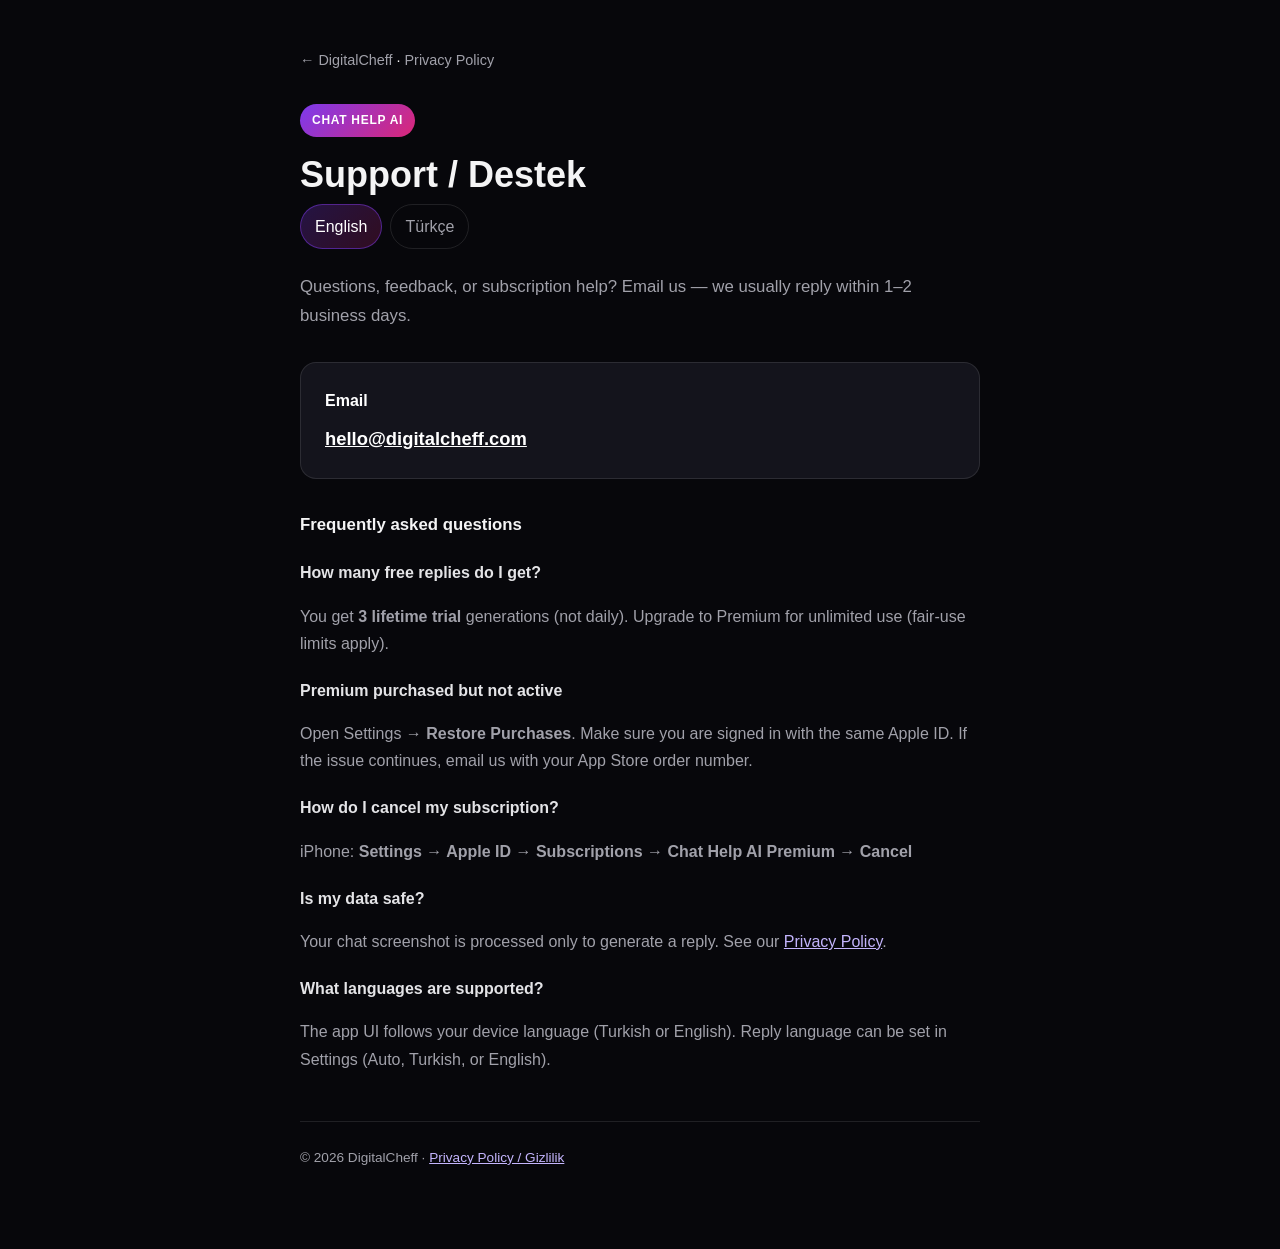
<file: chat-help-ai/support/index.html>
<!DOCTYPE html>
<html lang="en">
<head>
  <meta charset="UTF-8">
  <meta name="viewport" content="width=device-width, initial-scale=1.0">
  <title>Chat Help AI — Support</title>
  <meta name="description" content="Chat Help AI support. Questions, subscriptions, and restore purchases help.">
  <link rel="icon" href="/favicon.svg" type="image/svg+xml">
  <style>
    :root {
      --bg: #07070b;
      --surface: #14141c;
      --text: #f4f4f5;
      --muted: #a1a1aa;
      --accent: #7c3aed;
      --accent2: #db2777;
      --border: rgba(255,255,255,0.1);
    }
    * { box-sizing: border-box; }
    body {
      margin: 0;
      font-family: -apple-system, BlinkMacSystemFont, "Segoe UI", Roboto, sans-serif;
      background: var(--bg);
      color: var(--text);
      line-height: 1.7;
    }
    .wrap { max-width: 720px; margin: 0 auto; padding: 48px 20px 80px; }
    .badge {
      display: inline-block;
      font-size: 0.75rem;
      font-weight: 700;
      letter-spacing: 0.06em;
      text-transform: uppercase;
      color: #fff;
      background: linear-gradient(135deg, var(--accent), var(--accent2));
      padding: 6px 12px;
      border-radius: 999px;
      margin-bottom: 16px;
    }
    h1 { font-size: clamp(1.75rem, 4vw, 2.25rem); line-height: 1.2; margin: 0 0 8px; }
    .lead { color: var(--muted); font-size: 1.05rem; margin-bottom: 32px; }
    .nav { margin-bottom: 32px; font-size: 0.9rem; }
    .nav a { color: var(--muted); text-decoration: none; }
    .nav a:hover { color: #fff; }
    h2 { font-size: 1.05rem; margin: 2rem 0 0.75rem; }
    p, li { color: var(--muted); }
    ul { padding-left: 1.25rem; }
    a { color: #c4b5fd; }
    .card {
      background: var(--surface);
      border: 1px solid var(--border);
      border-radius: 16px;
      padding: 24px;
      margin: 24px 0;
    }
    .email {
      display: inline-block;
      margin-top: 8px;
      font-size: 1.15rem;
      font-weight: 600;
      color: #fff;
    }
    .lang-toggle { display: flex; gap: 8px; margin-bottom: 24px; flex-wrap: wrap; }
    .lang-toggle button {
      border: 1px solid var(--border);
      background: transparent;
      color: var(--muted);
      padding: 8px 14px;
      border-radius: 999px;
      cursor: pointer;
      font: inherit;
    }
    .lang-toggle button.active {
      background: linear-gradient(135deg, rgba(124,58,237,0.25), rgba(219,39,119,0.2));
      border-color: rgba(124,58,237,0.5);
      color: #fff;
    }
    [data-lang] { display: none; }
    [data-lang].active { display: block; }
    .faq h3 { margin: 1.25rem 0 0.35rem; font-size: 1rem; color: #e4e4e7; }
    footer { margin-top: 48px; padding-top: 24px; border-top: 1px solid var(--border); color: var(--muted); font-size: 0.85rem; }
  </style>
</head>
<body>
  <div class="wrap">
    <div class="nav"><a href="https://digitalcheff.com">← DigitalCheff</a> · <a href="../privacy/">Privacy Policy</a></div>
    <span class="badge">Chat Help AI</span>
    <h1>Support / Destek</h1>

    <div class="lang-toggle">
      <button type="button" data-show="en" class="active">English</button>
      <button type="button" data-show="tr">Türkçe</button>
    </div>

    <div data-lang="en" class="active">
      <p class="lead">Questions, feedback, or subscription help? Email us — we usually reply within 1–2 business days.</p>

      <div class="card">
        <strong style="color:#fff">Email</strong><br>
        <a class="email" href="mailto:hello@digitalcheff.com">hello@digitalcheff.com</a>
      </div>

      <h2>Frequently asked questions</h2>
      <div class="faq">
        <h3>How many free replies do I get?</h3>
        <p>You get <strong>3 lifetime trial</strong> generations (not daily). Upgrade to Premium for unlimited use (fair-use limits apply).</p>

        <h3>Premium purchased but not active</h3>
        <p>Open Settings → <strong>Restore Purchases</strong>. Make sure you are signed in with the same Apple ID. If the issue continues, email us with your App Store order number.</p>

        <h3>How do I cancel my subscription?</h3>
        <p>iPhone: <strong>Settings → Apple ID → Subscriptions → Chat Help AI Premium → Cancel</strong></p>

        <h3>Is my data safe?</h3>
        <p>Your chat screenshot is processed only to generate a reply. See our <a href="../privacy/">Privacy Policy</a>.</p>

        <h3>What languages are supported?</h3>
        <p>The app UI follows your device language (Turkish or English). Reply language can be set in Settings (Auto, Turkish, or English).</p>
      </div>
    </div>

    <div data-lang="tr">
      <p class="lead">Sorularınız, geri bildirim veya abonelik yardımı için bize yazın. Genellikle 1–2 iş günü içinde yanıtlıyoruz.</p>

      <div class="card">
        <strong style="color:#fff">E-posta</strong><br>
        <a class="email" href="mailto:hello@digitalcheff.com">hello@digitalcheff.com</a>
      </div>

      <h2>Sık sorulan sorular</h2>
      <div class="faq">
        <h3>Ücretsiz kaç hakkım var?</h3>
        <p>Toplam <strong>3 ücretsiz deneme</strong> hakkınız vardır. Günlük yenilenmez. Premium’a geçince sınırsız kullanım (makul limitler dahilinde) açılır.</p>

        <h3>Premium satın aldım ama aktif görünmüyor</h3>
        <p>Ayarlar → <strong>Satın Alımları Geri Yükle</strong>. Aynı Apple ID ile giriş yaptığınızdan emin olun. Sorun devam ederse App Store sipariş numaranızla yazın.</p>

        <h3>Aboneliği nasıl iptal ederim?</h3>
        <p>iPhone: <strong>Ayarlar → Apple ID → Abonelikler → Chat Help AI Premium → İptal Et</strong></p>

        <h3>Verilerim güvende mi?</h3>
        <p>Sohbet ekran görüntünüz yalnızca cevap üretmek için işlenir. <a href="../privacy/">Gizlilik Politikası</a>.</p>

        <h3>Hangi diller destekleniyor?</h3>
        <p>Uygulama arayüzü cihaz dilinize göre Türkçe veya İngilizce olur. Cevap dili Ayarlar’dan seçilebilir (Otomatik, Türkçe, İngilizce).</p>
      </div>
    </div>

    <footer>© 2026 DigitalCheff · <a href="../privacy/">Privacy Policy / Gizlilik</a></footer>
  </div>
  <script>
    document.querySelectorAll('.lang-toggle button').forEach(btn => {
      btn.addEventListener('click', () => {
        document.querySelectorAll('.lang-toggle button').forEach(b => b.classList.remove('active'));
        document.querySelectorAll('[data-lang]').forEach(el => el.classList.remove('active'));
        btn.classList.add('active');
        document.querySelector('[data-lang="' + btn.dataset.show + '"]').classList.add('active');
      });
    });
  </script>
</body>
</html>
</file>
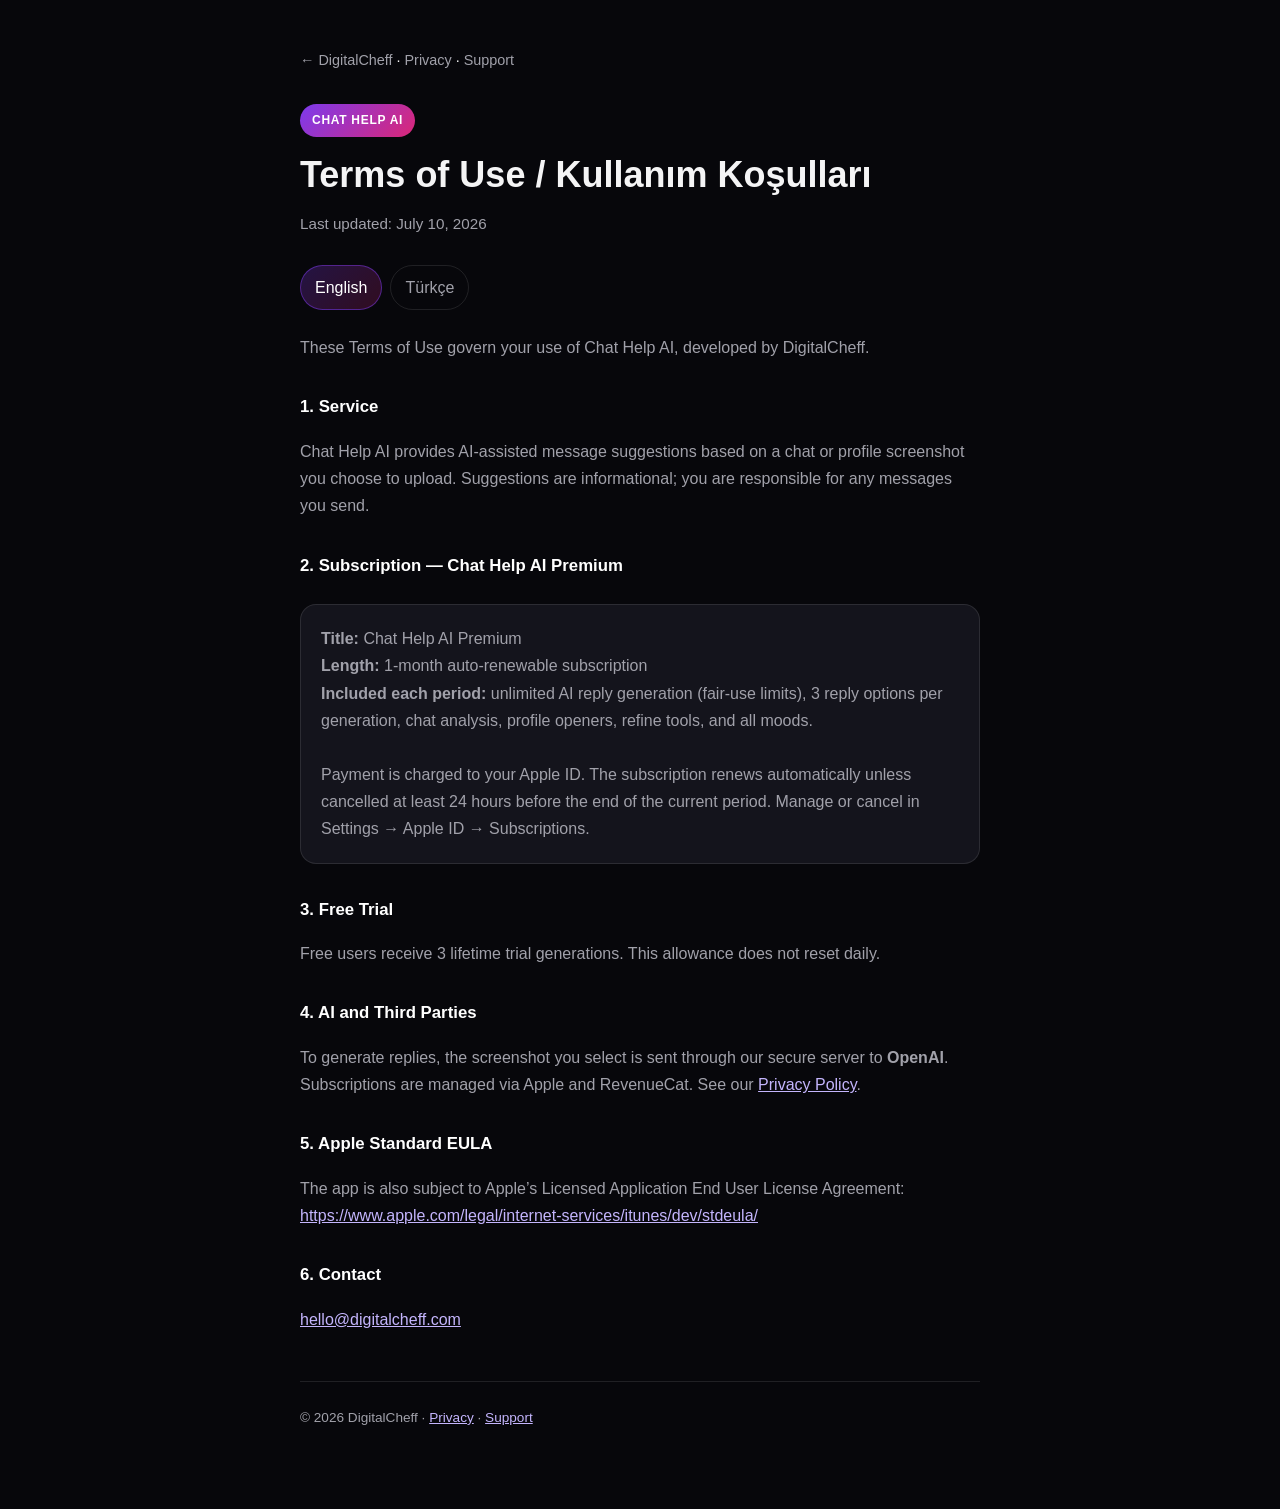
<file: chat-help-ai/terms/index.html>
<!DOCTYPE html>
<html lang="en">
<head>
  <meta charset="UTF-8">
  <meta name="viewport" content="width=device-width, initial-scale=1.0">
  <title>Chat Help AI — Terms of Use</title>
  <meta name="description" content="Chat Help AI Terms of Use (EULA) and subscription terms.">
  <link rel="icon" href="/favicon.svg" type="image/svg+xml">
  <style>
    :root {
      --bg: #07070b;
      --surface: #14141c;
      --text: #f4f4f5;
      --muted: #a1a1aa;
      --accent: #7c3aed;
      --accent2: #db2777;
      --border: rgba(255,255,255,0.1);
    }
    * { box-sizing: border-box; }
    body {
      margin: 0;
      font-family: -apple-system, BlinkMacSystemFont, "Segoe UI", Roboto, sans-serif;
      background: var(--bg);
      color: var(--text);
      line-height: 1.7;
    }
    .wrap { max-width: 720px; margin: 0 auto; padding: 48px 20px 80px; }
    .badge {
      display: inline-block;
      font-size: 0.75rem;
      font-weight: 700;
      letter-spacing: 0.06em;
      text-transform: uppercase;
      color: #fff;
      background: linear-gradient(135deg, var(--accent), var(--accent2));
      padding: 6px 12px;
      border-radius: 999px;
      margin-bottom: 16px;
    }
    h1 { font-size: clamp(1.75rem, 4vw, 2.25rem); line-height: 1.2; margin: 0 0 8px; }
    .updated { color: var(--muted); font-size: 0.95rem; margin-bottom: 28px; }
    .nav { margin-bottom: 32px; font-size: 0.9rem; }
    .nav a { color: var(--muted); text-decoration: none; }
    .nav a:hover { color: #fff; }
    h2 { font-size: 1.05rem; margin: 2rem 0 0.75rem; color: #fff; }
    p, li { color: var(--muted); }
    ul { padding-left: 1.25rem; }
    a { color: #c4b5fd; }
    .card {
      background: var(--surface);
      border: 1px solid var(--border);
      border-radius: 16px;
      padding: 20px;
      margin: 24px 0;
    }
    .lang-toggle { display: flex; gap: 8px; margin-bottom: 24px; flex-wrap: wrap; }
    .lang-toggle button {
      border: 1px solid var(--border);
      background: transparent;
      color: var(--muted);
      padding: 8px 14px;
      border-radius: 999px;
      cursor: pointer;
      font: inherit;
    }
    .lang-toggle button.active {
      background: linear-gradient(135deg, rgba(124,58,237,0.25), rgba(219,39,119,0.2));
      border-color: rgba(124,58,237,0.5);
      color: #fff;
    }
    [data-lang] { display: none; }
    [data-lang].active { display: block; }
    footer { margin-top: 48px; padding-top: 24px; border-top: 1px solid var(--border); color: var(--muted); font-size: 0.85rem; }
  </style>
</head>
<body>
  <div class="wrap">
    <div class="nav"><a href="https://digitalcheff.com">← DigitalCheff</a> · <a href="../privacy/">Privacy</a> · <a href="../support/">Support</a></div>
    <span class="badge">Chat Help AI</span>
    <h1>Terms of Use / Kullanım Koşulları</h1>
    <p class="updated">Last updated: July 10, 2026</p>

    <div class="lang-toggle">
      <button type="button" data-show="en" class="active">English</button>
      <button type="button" data-show="tr">Türkçe</button>
    </div>

    <div data-lang="en" class="active">
      <p>These Terms of Use govern your use of Chat Help AI, developed by DigitalCheff.</p>

      <h2>1. Service</h2>
      <p>Chat Help AI provides AI-assisted message suggestions based on a chat or profile screenshot you choose to upload. Suggestions are informational; you are responsible for any messages you send.</p>

      <h2>2. Subscription — Chat Help AI Premium</h2>
      <div class="card">
        <p style="margin:0"><strong>Title:</strong> Chat Help AI Premium<br>
        <strong>Length:</strong> 1-month auto-renewable subscription<br>
        <strong>Included each period:</strong> unlimited AI reply generation (fair-use limits), 3 reply options per generation, chat analysis, profile openers, refine tools, and all moods.<br><br>
        Payment is charged to your Apple ID. The subscription renews automatically unless cancelled at least 24 hours before the end of the current period. Manage or cancel in Settings → Apple ID → Subscriptions.</p>
      </div>

      <h2>3. Free Trial</h2>
      <p>Free users receive 3 lifetime trial generations. This allowance does not reset daily.</p>

      <h2>4. AI and Third Parties</h2>
      <p>To generate replies, the screenshot you select is sent through our secure server to <strong>OpenAI</strong>. Subscriptions are managed via Apple and RevenueCat. See our <a href="../privacy/">Privacy Policy</a>.</p>

      <h2>5. Apple Standard EULA</h2>
      <p>The app is also subject to Apple’s Licensed Application End User License Agreement:<br>
      <a href="https://www.apple.com/legal/internet-services/itunes/dev/stdeula/">https://www.apple.com/legal/internet-services/itunes/dev/stdeula/</a></p>

      <h2>6. Contact</h2>
      <p><a href="mailto:hello@digitalcheff.com">hello@digitalcheff.com</a></p>
    </div>

    <div data-lang="tr">
      <p>Bu Kullanım Koşulları, DigitalCheff tarafından geliştirilen Chat Help AI uygulamasının kullanımını düzenler.</p>

      <h2>1. Hizmet</h2>
      <p>Chat Help AI, seçtiğiniz sohbet veya profil ekran görüntüsüne göre yapay zeka destekli mesaj önerileri sunar. Öneriler bilgilendirme amaçlıdır; gönderdiğiniz mesajlardan siz sorumlusunuz.</p>

      <h2>2. Abonelik — Chat Help AI Premium</h2>
      <div class="card">
        <p style="margin:0"><strong>Başlık:</strong> Chat Help AI Premium<br>
        <strong>Süre:</strong> 1 aylık otomatik yenilenen abonelik<br>
        <strong>Her dönemde dahil:</strong> sınırsız AI cevap (makul kullanım), üretim başına 3 seçenek, sohbet analizi, profil opener, iyileştirme araçları ve tüm tarzlar.<br><br>
        Ödeme Apple ID hesabınıza yansıtılır. Abonelik, dönem bitmeden en az 24 saat önce iptal edilmezse otomatik yenilenir. Yönetmek veya iptal etmek için: Ayarlar → Apple ID → Abonelikler.</p>
      </div>

      <h2>3. Ücretsiz Deneme</h2>
      <p>Ücretsiz kullanıcılar toplam 3 deneme hakkı alır; bu hak günlük yenilenmez.</p>

      <h2>4. Yapay Zeka ve Üçüncü Taraflar</h2>
      <p>Yanıt üretmek için seçtiğiniz ekran görüntüsü güvenli sunucumuz üzerinden <strong>OpenAI</strong>’ye gönderilir. Abonelikler Apple ve RevenueCat üzerinden yönetilir. <a href="../privacy/">Gizlilik Politikası</a>.</p>

      <h2>5. Apple Standart EULA</h2>
      <p>Uygulama ayrıca Apple’ın Standart Lisans Sözleşmesi’ne tabidir:<br>
      <a href="https://www.apple.com/legal/internet-services/itunes/dev/stdeula/">https://www.apple.com/legal/internet-services/itunes/dev/stdeula/</a></p>

      <h2>6. İletişim</h2>
      <p><a href="mailto:hello@digitalcheff.com">hello@digitalcheff.com</a></p>
    </div>

    <footer>© 2026 DigitalCheff · <a href="../privacy/">Privacy</a> · <a href="../support/">Support</a></footer>
  </div>
  <script>
    document.querySelectorAll('.lang-toggle button').forEach(btn => {
      btn.addEventListener('click', () => {
        document.querySelectorAll('.lang-toggle button').forEach(b => b.classList.remove('active'));
        document.querySelectorAll('[data-lang]').forEach(el => el.classList.remove('active'));
        btn.classList.add('active');
        document.querySelector('[data-lang="' + btn.dataset.show + '"]').classList.add('active');
      });
    });
  </script>
</body>
</html>
</file>
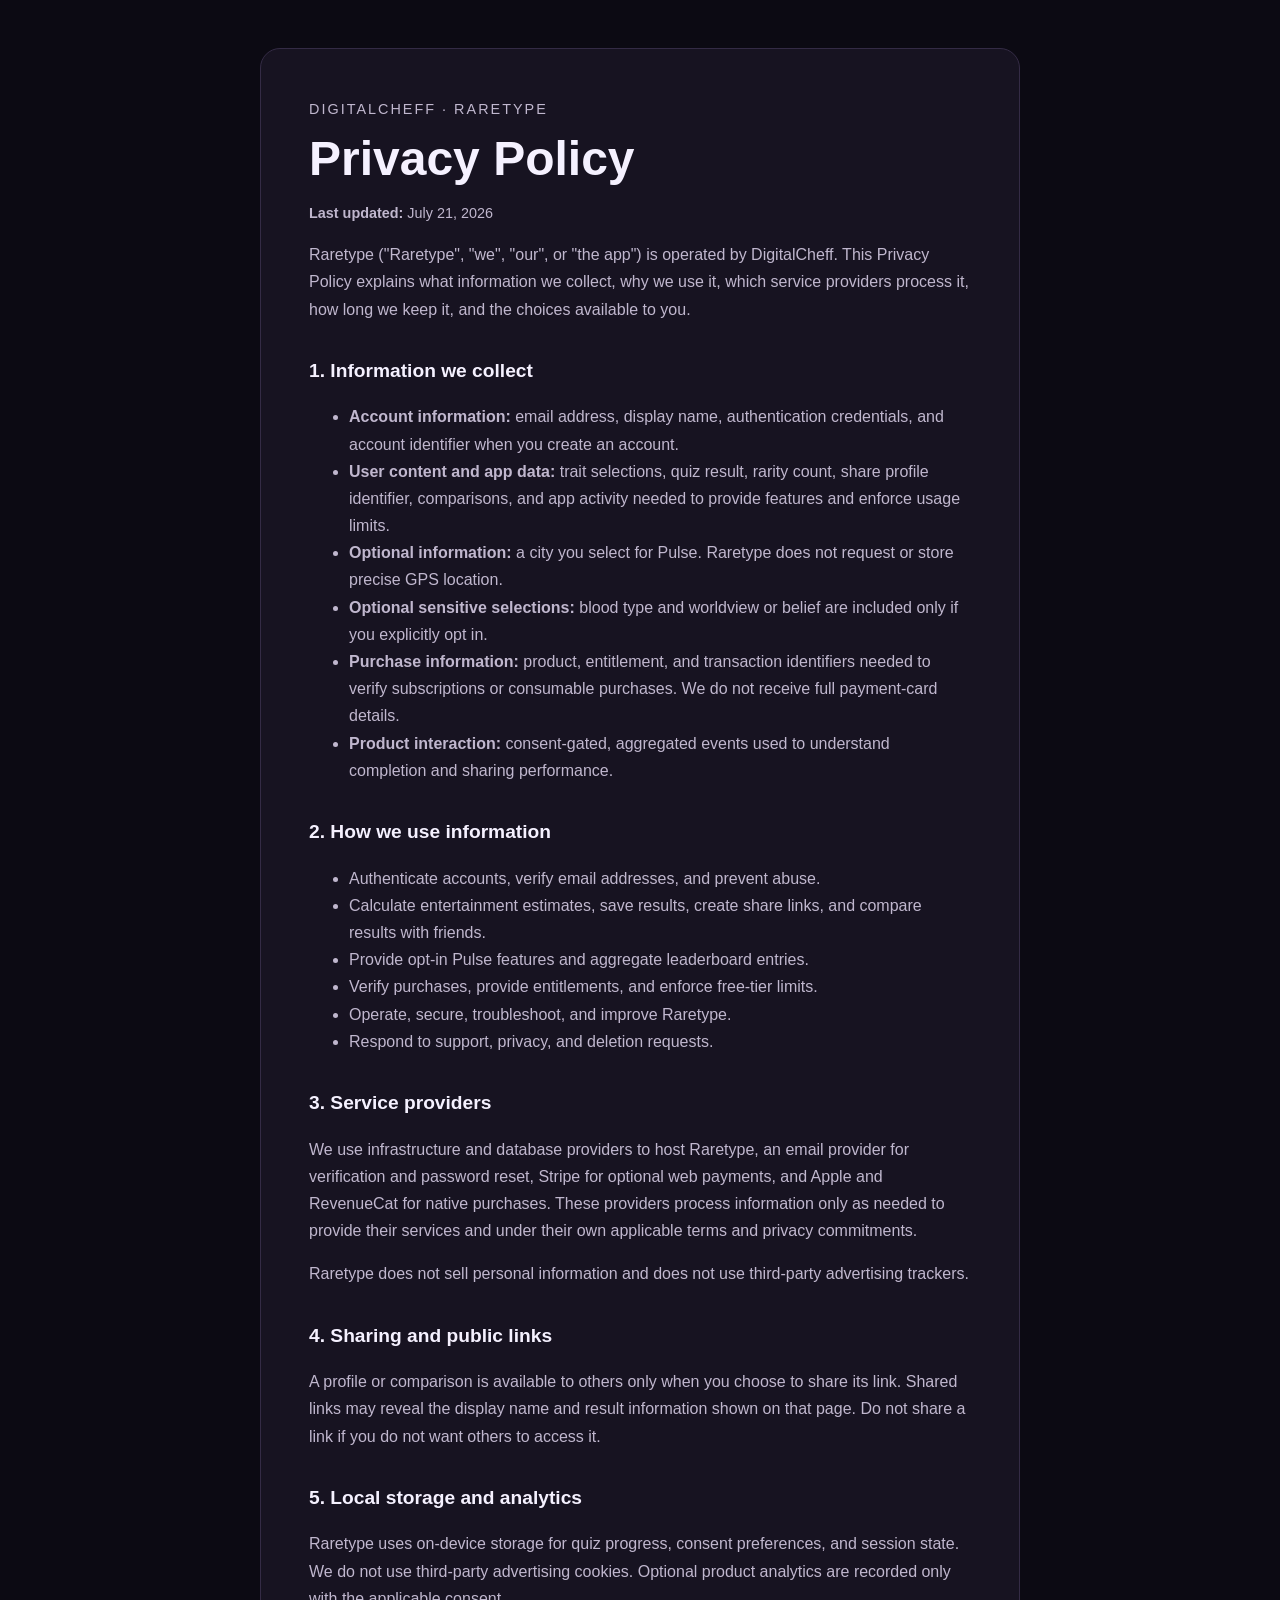
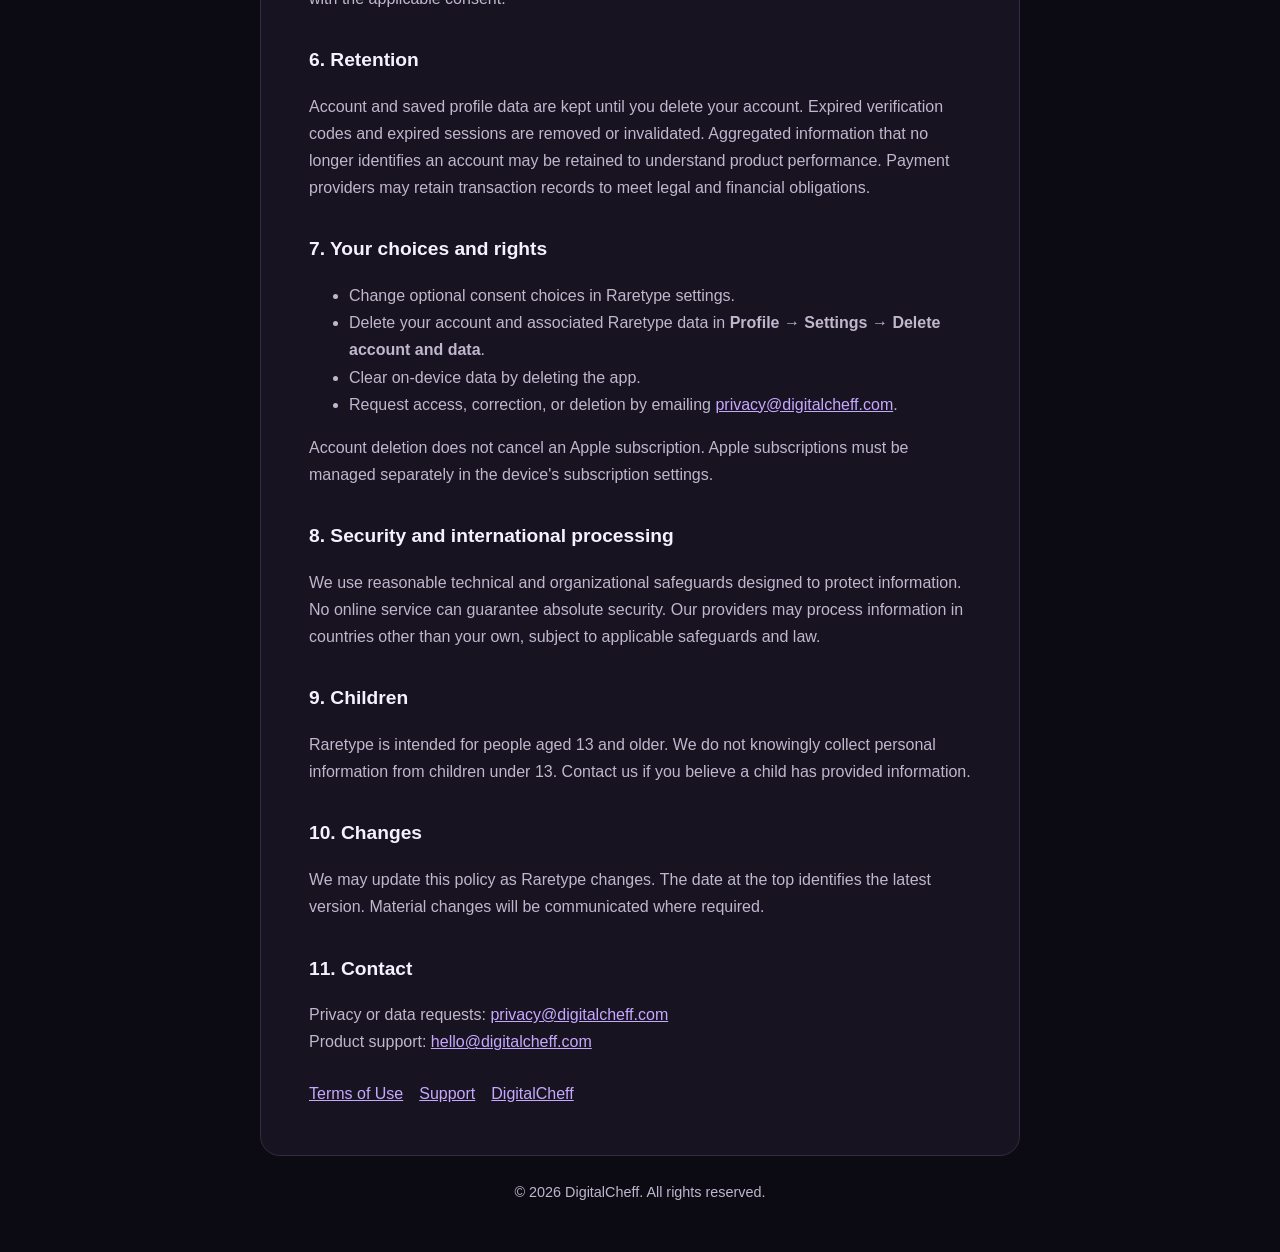
<file: raretype/privacy/index.html>
<!DOCTYPE html>
<html lang="en">
<head>
  <meta charset="UTF-8">
  <meta name="viewport" content="width=device-width, initial-scale=1.0">
  <title>Raretype — Privacy Policy</title>
  <meta name="description" content="Privacy Policy for Raretype, a DigitalCheff entertainment app.">
  <link rel="canonical" href="https://digitalcheff.com/raretype/privacy/">
  <style>
    :root { color-scheme: light dark; --bg: #0c0a13; --panel: #171321; --text: #f5f1ff; --muted: #c0b7ce; --accent: #c7a8ff; --border: #342b45; }
    * { box-sizing: border-box; }
    body { margin: 0; background: var(--bg); color: var(--text); font: 16px/1.7 -apple-system, BlinkMacSystemFont, "Segoe UI", sans-serif; }
    main { width: min(760px, calc(100% - 32px)); margin: 48px auto; }
    article { background: var(--panel); border: 1px solid var(--border); border-radius: 20px; padding: clamp(24px, 5vw, 48px); }
    h1 { margin: 0 0 4px; font-size: clamp(2rem, 6vw, 3rem); line-height: 1.1; }
    h2 { margin: 2rem 0 .5rem; font-size: 1.2rem; }
    p, li { color: var(--muted); }
    a { color: var(--accent); }
    .eyebrow, .updated, footer { color: var(--muted); font-size: .9rem; }
    .eyebrow { margin: 0 0 12px; text-transform: uppercase; letter-spacing: .14em; }
    nav { display: flex; flex-wrap: wrap; gap: 16px; margin: 24px 0 0; }
    footer { margin: 24px 0 0; text-align: center; }
  </style>
</head>
<body>
  <main>
    <article>
      <p class="eyebrow">DigitalCheff · Raretype</p>
      <h1>Privacy Policy</h1>
      <p class="updated"><strong>Last updated:</strong> July 21, 2026</p>

      <p>Raretype ("Raretype", "we", "our", or "the app") is operated by DigitalCheff. This Privacy Policy explains what information we collect, why we use it, which service providers process it, how long we keep it, and the choices available to you.</p>

      <h2>1. Information we collect</h2>
      <ul>
        <li><strong>Account information:</strong> email address, display name, authentication credentials, and account identifier when you create an account.</li>
        <li><strong>User content and app data:</strong> trait selections, quiz result, rarity count, share profile identifier, comparisons, and app activity needed to provide features and enforce usage limits.</li>
        <li><strong>Optional information:</strong> a city you select for Pulse. Raretype does not request or store precise GPS location.</li>
        <li><strong>Optional sensitive selections:</strong> blood type and worldview or belief are included only if you explicitly opt in.</li>
        <li><strong>Purchase information:</strong> product, entitlement, and transaction identifiers needed to verify subscriptions or consumable purchases. We do not receive full payment-card details.</li>
        <li><strong>Product interaction:</strong> consent-gated, aggregated events used to understand completion and sharing performance.</li>
      </ul>

      <h2>2. How we use information</h2>
      <ul>
        <li>Authenticate accounts, verify email addresses, and prevent abuse.</li>
        <li>Calculate entertainment estimates, save results, create share links, and compare results with friends.</li>
        <li>Provide opt-in Pulse features and aggregate leaderboard entries.</li>
        <li>Verify purchases, provide entitlements, and enforce free-tier limits.</li>
        <li>Operate, secure, troubleshoot, and improve Raretype.</li>
        <li>Respond to support, privacy, and deletion requests.</li>
      </ul>

      <h2>3. Service providers</h2>
      <p>We use infrastructure and database providers to host Raretype, an email provider for verification and password reset, Stripe for optional web payments, and Apple and RevenueCat for native purchases. These providers process information only as needed to provide their services and under their own applicable terms and privacy commitments.</p>
      <p>Raretype does not sell personal information and does not use third-party advertising trackers.</p>

      <h2>4. Sharing and public links</h2>
      <p>A profile or comparison is available to others only when you choose to share its link. Shared links may reveal the display name and result information shown on that page. Do not share a link if you do not want others to access it.</p>

      <h2>5. Local storage and analytics</h2>
      <p>Raretype uses on-device storage for quiz progress, consent preferences, and session state. We do not use third-party advertising cookies. Optional product analytics are recorded only with the applicable consent.</p>

      <h2>6. Retention</h2>
      <p>Account and saved profile data are kept until you delete your account. Expired verification codes and expired sessions are removed or invalidated. Aggregated information that no longer identifies an account may be retained to understand product performance. Payment providers may retain transaction records to meet legal and financial obligations.</p>

      <h2>7. Your choices and rights</h2>
      <ul>
        <li>Change optional consent choices in Raretype settings.</li>
        <li>Delete your account and associated Raretype data in <strong>Profile → Settings → Delete account and data</strong>.</li>
        <li>Clear on-device data by deleting the app.</li>
        <li>Request access, correction, or deletion by emailing <a href="mailto:privacy@digitalcheff.com">privacy@digitalcheff.com</a>.</li>
      </ul>
      <p>Account deletion does not cancel an Apple subscription. Apple subscriptions must be managed separately in the device's subscription settings.</p>

      <h2>8. Security and international processing</h2>
      <p>We use reasonable technical and organizational safeguards designed to protect information. No online service can guarantee absolute security. Our providers may process information in countries other than your own, subject to applicable safeguards and law.</p>

      <h2>9. Children</h2>
      <p>Raretype is intended for people aged 13 and older. We do not knowingly collect personal information from children under 13. Contact us if you believe a child has provided information.</p>

      <h2>10. Changes</h2>
      <p>We may update this policy as Raretype changes. The date at the top identifies the latest version. Material changes will be communicated where required.</p>

      <h2>11. Contact</h2>
      <p>Privacy or data requests: <a href="mailto:privacy@digitalcheff.com">privacy@digitalcheff.com</a><br>Product support: <a href="mailto:hello@digitalcheff.com">hello@digitalcheff.com</a></p>

      <nav aria-label="Raretype legal links">
        <a href="../terms/">Terms of Use</a>
        <a href="../support/">Support</a>
        <a href="https://digitalcheff.com">DigitalCheff</a>
      </nav>
    </article>
    <footer>© 2026 DigitalCheff. All rights reserved.</footer>
  </main>
</body>
</html>
</file>
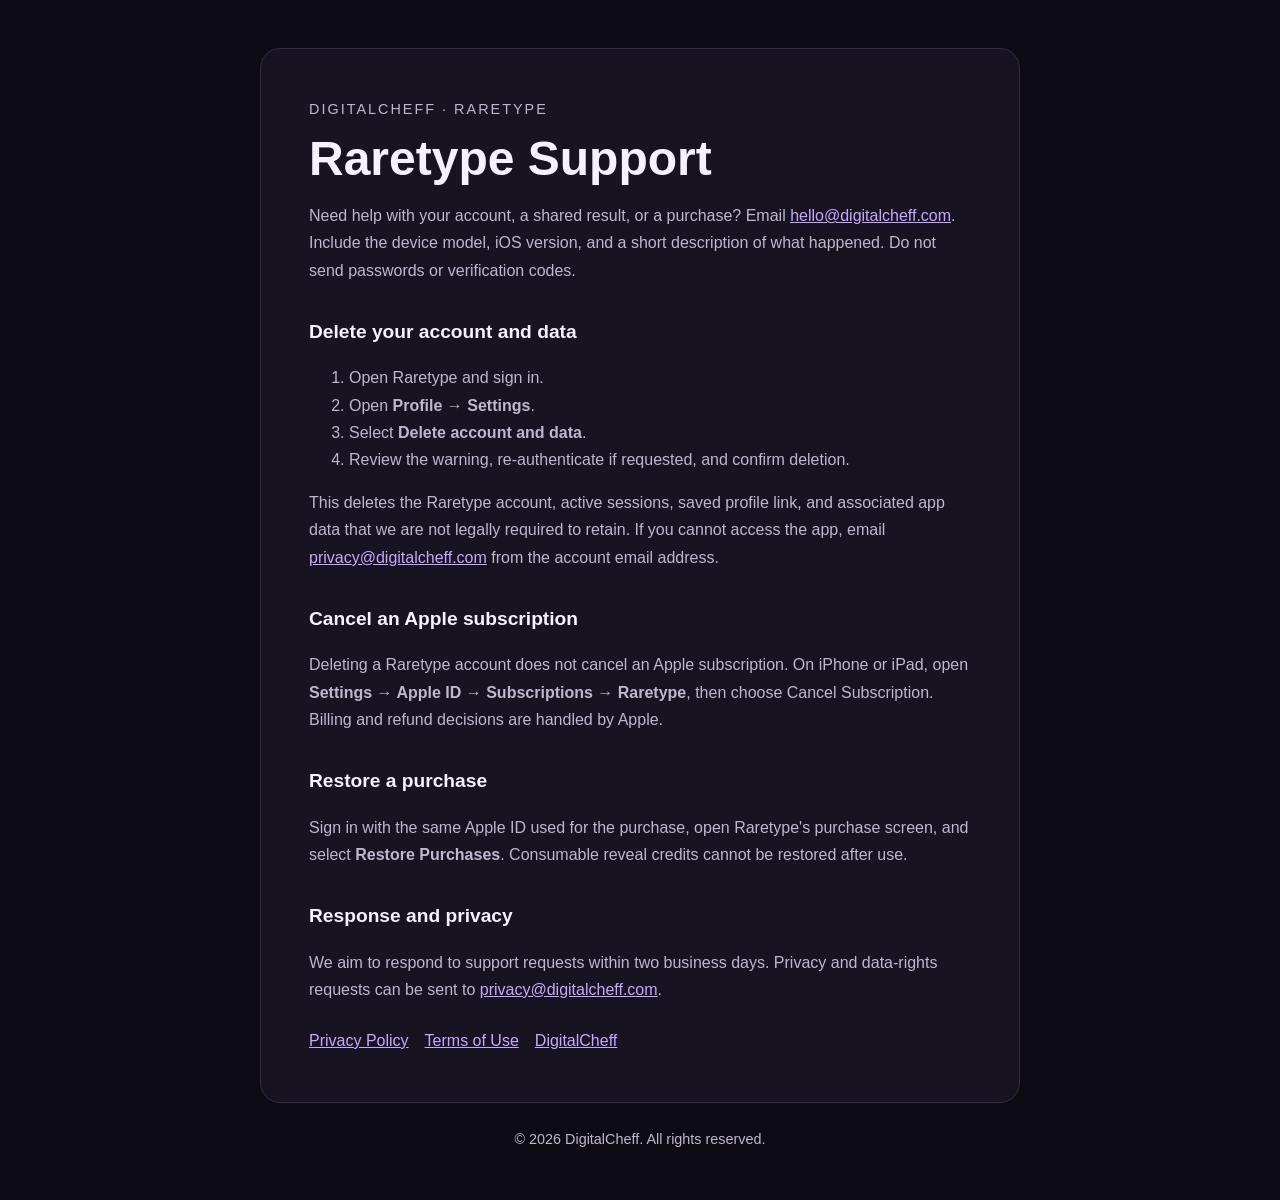
<file: raretype/support/index.html>
<!DOCTYPE html>
<html lang="en">
<head>
  <meta charset="UTF-8">
  <meta name="viewport" content="width=device-width, initial-scale=1.0">
  <title>Raretype — Support</title>
  <meta name="description" content="Support, account deletion, and purchase help for Raretype.">
  <link rel="canonical" href="https://digitalcheff.com/raretype/support/">
  <style>
    :root { color-scheme: light dark; --bg: #0c0a13; --panel: #171321; --text: #f5f1ff; --muted: #c0b7ce; --accent: #c7a8ff; --border: #342b45; }
    * { box-sizing: border-box; }
    body { margin: 0; background: var(--bg); color: var(--text); font: 16px/1.7 -apple-system, BlinkMacSystemFont, "Segoe UI", sans-serif; }
    main { width: min(760px, calc(100% - 32px)); margin: 48px auto; }
    article { background: var(--panel); border: 1px solid var(--border); border-radius: 20px; padding: clamp(24px, 5vw, 48px); }
    h1 { margin: 0 0 4px; font-size: clamp(2rem, 6vw, 3rem); line-height: 1.1; }
    h2 { margin: 2rem 0 .5rem; font-size: 1.2rem; }
    p, li { color: var(--muted); }
    a { color: var(--accent); }
    .eyebrow, footer { color: var(--muted); font-size: .9rem; }
    .eyebrow { margin: 0 0 12px; text-transform: uppercase; letter-spacing: .14em; }
    nav { display: flex; flex-wrap: wrap; gap: 16px; margin: 24px 0 0; }
    footer { margin: 24px 0 0; text-align: center; }
  </style>
</head>
<body>
  <main>
    <article>
      <p class="eyebrow">DigitalCheff · Raretype</p>
      <h1>Raretype Support</h1>
      <p>Need help with your account, a shared result, or a purchase? Email <a href="mailto:hello@digitalcheff.com">hello@digitalcheff.com</a>. Include the device model, iOS version, and a short description of what happened. Do not send passwords or verification codes.</p>

      <h2>Delete your account and data</h2>
      <ol>
        <li>Open Raretype and sign in.</li>
        <li>Open <strong>Profile → Settings</strong>.</li>
        <li>Select <strong>Delete account and data</strong>.</li>
        <li>Review the warning, re-authenticate if requested, and confirm deletion.</li>
      </ol>
      <p>This deletes the Raretype account, active sessions, saved profile link, and associated app data that we are not legally required to retain. If you cannot access the app, email <a href="mailto:privacy@digitalcheff.com?subject=Raretype%20account%20deletion">privacy@digitalcheff.com</a> from the account email address.</p>

      <h2>Cancel an Apple subscription</h2>
      <p>Deleting a Raretype account does not cancel an Apple subscription. On iPhone or iPad, open <strong>Settings → Apple ID → Subscriptions → Raretype</strong>, then choose Cancel Subscription. Billing and refund decisions are handled by Apple.</p>

      <h2>Restore a purchase</h2>
      <p>Sign in with the same Apple ID used for the purchase, open Raretype's purchase screen, and select <strong>Restore Purchases</strong>. Consumable reveal credits cannot be restored after use.</p>

      <h2>Response and privacy</h2>
      <p>We aim to respond to support requests within two business days. Privacy and data-rights requests can be sent to <a href="mailto:privacy@digitalcheff.com">privacy@digitalcheff.com</a>.</p>

      <nav aria-label="Raretype legal links">
        <a href="../privacy/">Privacy Policy</a>
        <a href="../terms/">Terms of Use</a>
        <a href="https://digitalcheff.com">DigitalCheff</a>
      </nav>
    </article>
    <footer>© 2026 DigitalCheff. All rights reserved.</footer>
  </main>
</body>
</html>
</file>
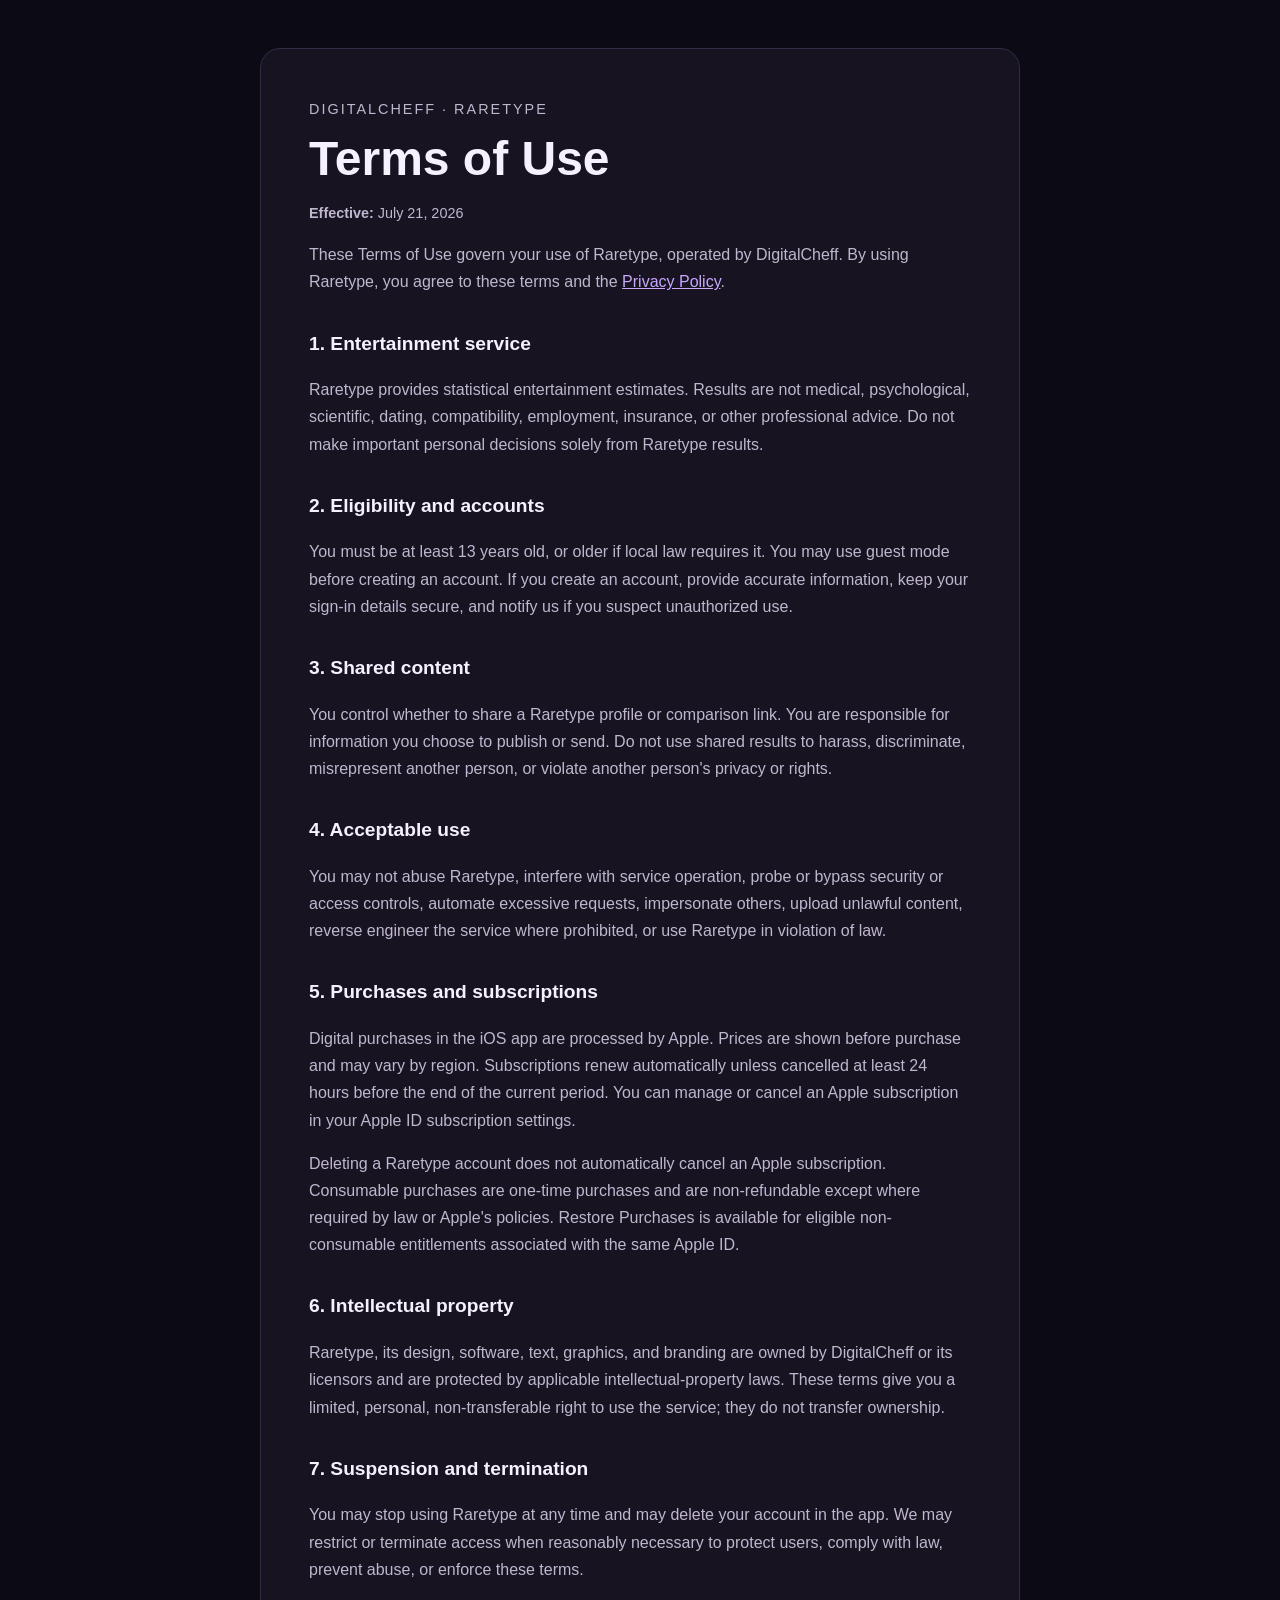
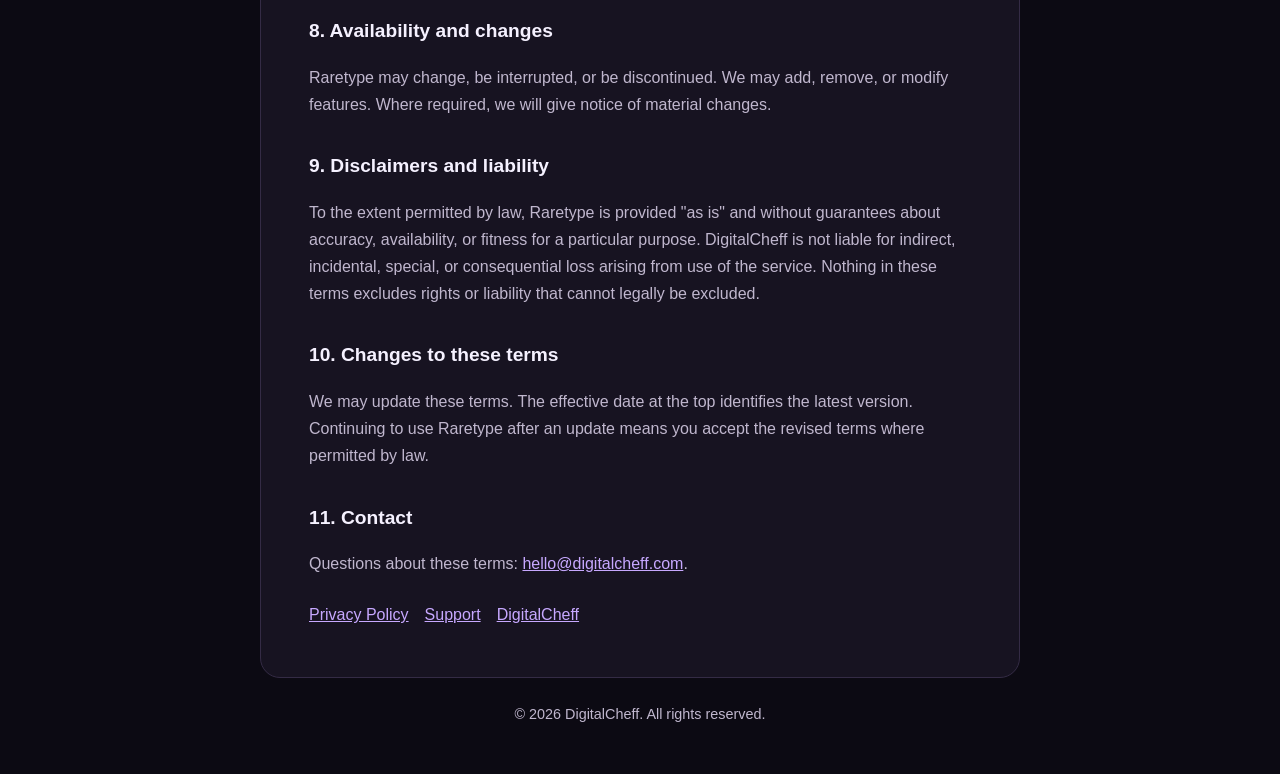
<file: raretype/terms/index.html>
<!DOCTYPE html>
<html lang="en">
<head>
  <meta charset="UTF-8">
  <meta name="viewport" content="width=device-width, initial-scale=1.0">
  <title>Raretype — Terms of Use</title>
  <meta name="description" content="Terms of Use for Raretype, a DigitalCheff entertainment app.">
  <link rel="canonical" href="https://digitalcheff.com/raretype/terms/">
  <style>
    :root { color-scheme: light dark; --bg: #0c0a13; --panel: #171321; --text: #f5f1ff; --muted: #c0b7ce; --accent: #c7a8ff; --border: #342b45; }
    * { box-sizing: border-box; }
    body { margin: 0; background: var(--bg); color: var(--text); font: 16px/1.7 -apple-system, BlinkMacSystemFont, "Segoe UI", sans-serif; }
    main { width: min(760px, calc(100% - 32px)); margin: 48px auto; }
    article { background: var(--panel); border: 1px solid var(--border); border-radius: 20px; padding: clamp(24px, 5vw, 48px); }
    h1 { margin: 0 0 4px; font-size: clamp(2rem, 6vw, 3rem); line-height: 1.1; }
    h2 { margin: 2rem 0 .5rem; font-size: 1.2rem; }
    p, li { color: var(--muted); }
    a { color: var(--accent); }
    .eyebrow, .updated, footer { color: var(--muted); font-size: .9rem; }
    .eyebrow { margin: 0 0 12px; text-transform: uppercase; letter-spacing: .14em; }
    nav { display: flex; flex-wrap: wrap; gap: 16px; margin: 24px 0 0; }
    footer { margin: 24px 0 0; text-align: center; }
  </style>
</head>
<body>
  <main>
    <article>
      <p class="eyebrow">DigitalCheff · Raretype</p>
      <h1>Terms of Use</h1>
      <p class="updated"><strong>Effective:</strong> July 21, 2026</p>

      <p>These Terms of Use govern your use of Raretype, operated by DigitalCheff. By using Raretype, you agree to these terms and the <a href="../privacy/">Privacy Policy</a>.</p>

      <h2>1. Entertainment service</h2>
      <p>Raretype provides statistical entertainment estimates. Results are not medical, psychological, scientific, dating, compatibility, employment, insurance, or other professional advice. Do not make important personal decisions solely from Raretype results.</p>

      <h2>2. Eligibility and accounts</h2>
      <p>You must be at least 13 years old, or older if local law requires it. You may use guest mode before creating an account. If you create an account, provide accurate information, keep your sign-in details secure, and notify us if you suspect unauthorized use.</p>

      <h2>3. Shared content</h2>
      <p>You control whether to share a Raretype profile or comparison link. You are responsible for information you choose to publish or send. Do not use shared results to harass, discriminate, misrepresent another person, or violate another person's privacy or rights.</p>

      <h2>4. Acceptable use</h2>
      <p>You may not abuse Raretype, interfere with service operation, probe or bypass security or access controls, automate excessive requests, impersonate others, upload unlawful content, reverse engineer the service where prohibited, or use Raretype in violation of law.</p>

      <h2>5. Purchases and subscriptions</h2>
      <p>Digital purchases in the iOS app are processed by Apple. Prices are shown before purchase and may vary by region. Subscriptions renew automatically unless cancelled at least 24 hours before the end of the current period. You can manage or cancel an Apple subscription in your Apple ID subscription settings.</p>
      <p>Deleting a Raretype account does not automatically cancel an Apple subscription. Consumable purchases are one-time purchases and are non-refundable except where required by law or Apple's policies. Restore Purchases is available for eligible non-consumable entitlements associated with the same Apple ID.</p>

      <h2>6. Intellectual property</h2>
      <p>Raretype, its design, software, text, graphics, and branding are owned by DigitalCheff or its licensors and are protected by applicable intellectual-property laws. These terms give you a limited, personal, non-transferable right to use the service; they do not transfer ownership.</p>

      <h2>7. Suspension and termination</h2>
      <p>You may stop using Raretype at any time and may delete your account in the app. We may restrict or terminate access when reasonably necessary to protect users, comply with law, prevent abuse, or enforce these terms.</p>

      <h2>8. Availability and changes</h2>
      <p>Raretype may change, be interrupted, or be discontinued. We may add, remove, or modify features. Where required, we will give notice of material changes.</p>

      <h2>9. Disclaimers and liability</h2>
      <p>To the extent permitted by law, Raretype is provided "as is" and without guarantees about accuracy, availability, or fitness for a particular purpose. DigitalCheff is not liable for indirect, incidental, special, or consequential loss arising from use of the service. Nothing in these terms excludes rights or liability that cannot legally be excluded.</p>

      <h2>10. Changes to these terms</h2>
      <p>We may update these terms. The effective date at the top identifies the latest version. Continuing to use Raretype after an update means you accept the revised terms where permitted by law.</p>

      <h2>11. Contact</h2>
      <p>Questions about these terms: <a href="mailto:hello@digitalcheff.com">hello@digitalcheff.com</a>.</p>

      <nav aria-label="Raretype legal links">
        <a href="../privacy/">Privacy Policy</a>
        <a href="../support/">Support</a>
        <a href="https://digitalcheff.com">DigitalCheff</a>
      </nav>
    </article>
    <footer>© 2026 DigitalCheff. All rights reserved.</footer>
  </main>
</body>
</html>
</file>
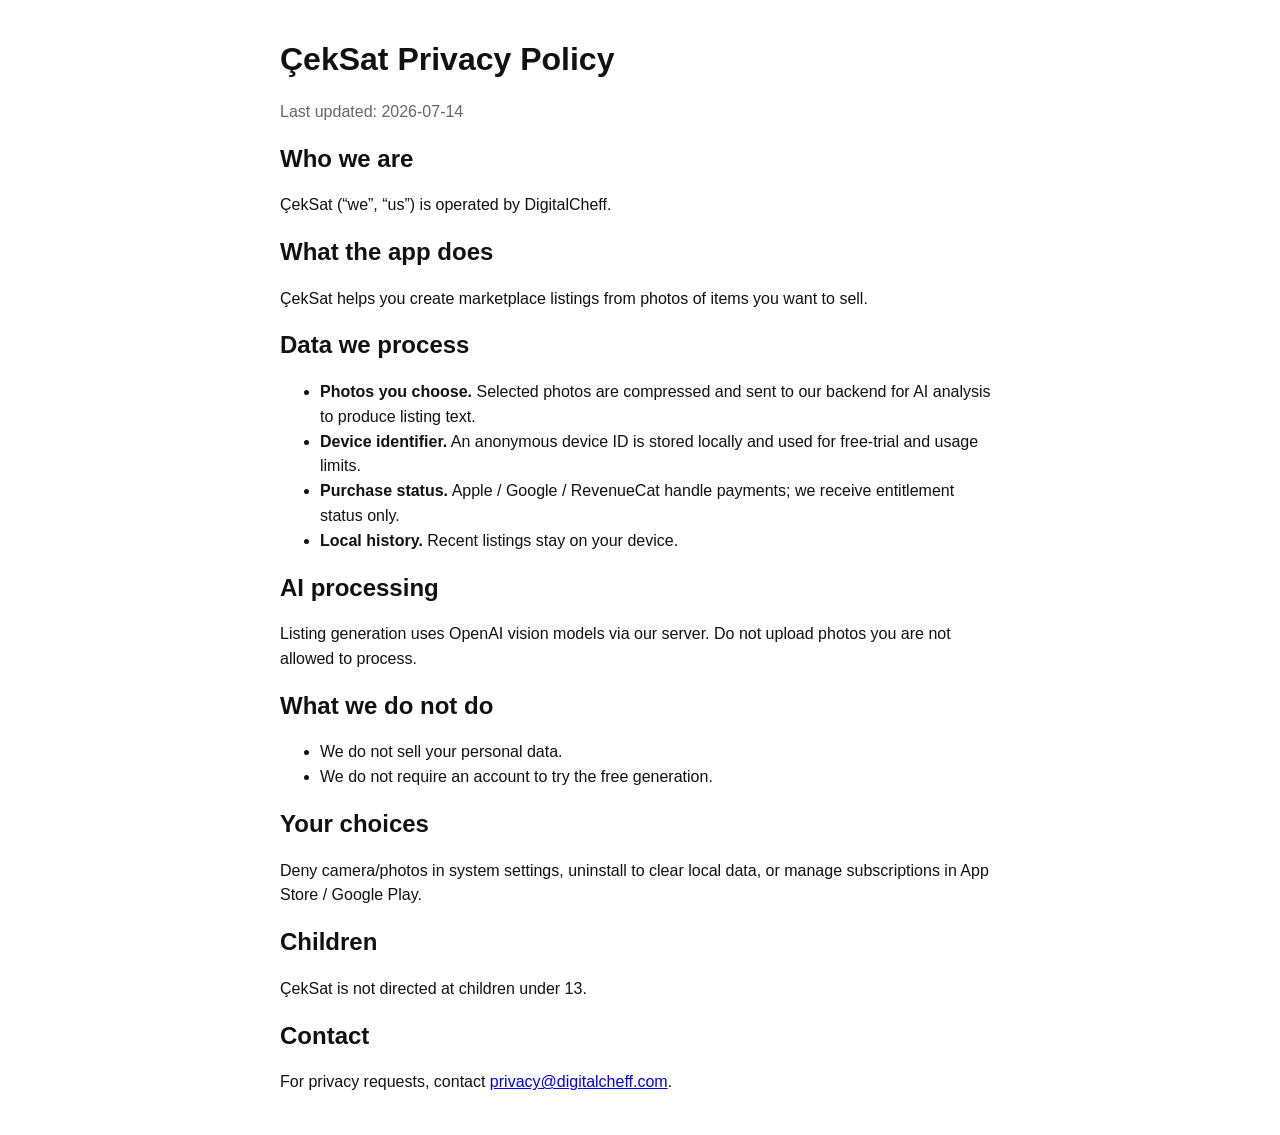
<file: privacy/ceksat.html>
<!doctype html>
<html lang="en">
<head>
  <meta charset="utf-8" />
  <meta name="viewport" content="width=device-width, initial-scale=1" />
  <title>ÇekSat Privacy Policy</title>
  <style>
    body { font-family: -apple-system, BlinkMacSystemFont, Segoe UI, sans-serif; max-width: 720px; margin: 40px auto; padding: 0 20px; line-height: 1.55; color: #111; }
    h1,h2 { line-height: 1.2; }
    .muted { color: #666; }
  </style>
</head>
<body>
  <h1>ÇekSat Privacy Policy</h1>
  <p class="muted">Last updated: 2026-07-14</p>
  <h2>Who we are</h2>
  <p>ÇekSat (“we”, “us”) is operated by DigitalCheff.</p>
  <h2>What the app does</h2>
  <p>ÇekSat helps you create marketplace listings from photos of items you want to sell.</p>
  <h2>Data we process</h2>
  <ul>
    <li><strong>Photos you choose.</strong> Selected photos are compressed and sent to our backend for AI analysis to produce listing text.</li>
    <li><strong>Device identifier.</strong> An anonymous device ID is stored locally and used for free-trial and usage limits.</li>
    <li><strong>Purchase status.</strong> Apple / Google / RevenueCat handle payments; we receive entitlement status only.</li>
    <li><strong>Local history.</strong> Recent listings stay on your device.</li>
  </ul>
  <h2>AI processing</h2>
  <p>Listing generation uses OpenAI vision models via our server. Do not upload photos you are not allowed to process.</p>
  <h2>What we do not do</h2>
  <ul>
    <li>We do not sell your personal data.</li>
    <li>We do not require an account to try the free generation.</li>
  </ul>
  <h2>Your choices</h2>
  <p>Deny camera/photos in system settings, uninstall to clear local data, or manage subscriptions in App Store / Google Play.</p>
  <h2>Children</h2>
  <p>ÇekSat is not directed at children under 13.</p>
  <h2>Contact</h2>
  <p>For privacy requests, contact <a href="mailto:privacy@digitalcheff.com">privacy@digitalcheff.com</a>.</p>
</body>
</html>
</file>
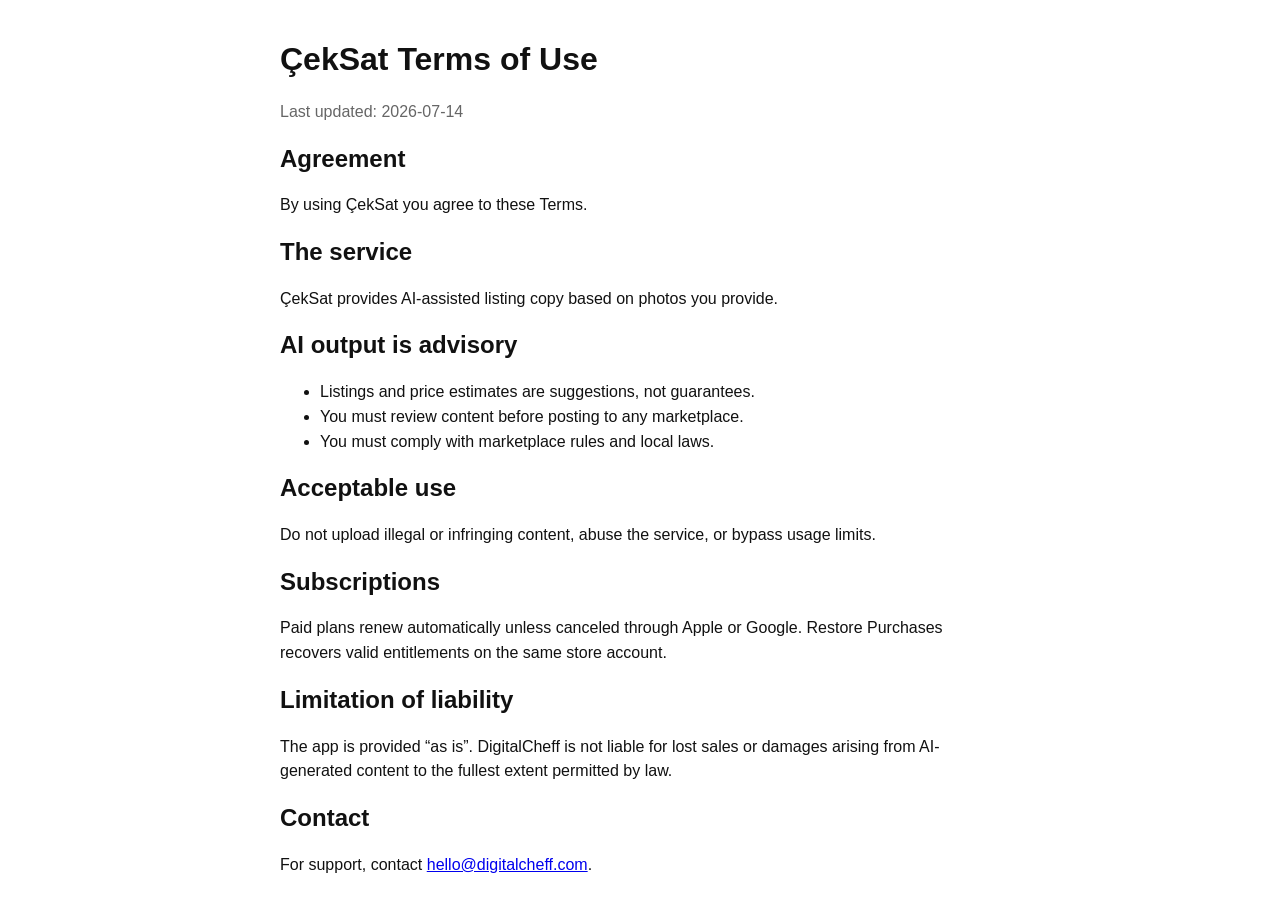
<file: terms/ceksat.html>
<!doctype html>
<html lang="en">
<head>
  <meta charset="utf-8" />
  <meta name="viewport" content="width=device-width, initial-scale=1" />
  <title>ÇekSat Terms of Use</title>
  <style>
    body { font-family: -apple-system, BlinkMacSystemFont, Segoe UI, sans-serif; max-width: 720px; margin: 40px auto; padding: 0 20px; line-height: 1.55; color: #111; }
    h1,h2 { line-height: 1.2; }
    .muted { color: #666; }
  </style>
</head>
<body>
  <h1>ÇekSat Terms of Use</h1>
  <p class="muted">Last updated: 2026-07-14</p>
  <h2>Agreement</h2>
  <p>By using ÇekSat you agree to these Terms.</p>
  <h2>The service</h2>
  <p>ÇekSat provides AI-assisted listing copy based on photos you provide.</p>
  <h2>AI output is advisory</h2>
  <ul>
    <li>Listings and price estimates are suggestions, not guarantees.</li>
    <li>You must review content before posting to any marketplace.</li>
    <li>You must comply with marketplace rules and local laws.</li>
  </ul>
  <h2>Acceptable use</h2>
  <p>Do not upload illegal or infringing content, abuse the service, or bypass usage limits.</p>
  <h2>Subscriptions</h2>
  <p>Paid plans renew automatically unless canceled through Apple or Google. Restore Purchases recovers valid entitlements on the same store account.</p>
  <h2>Limitation of liability</h2>
  <p>The app is provided “as is”. DigitalCheff is not liable for lost sales or damages arising from AI-generated content to the fullest extent permitted by law.</p>
  <h2>Contact</h2>
  <p>For support, contact <a href="mailto:hello@digitalcheff.com">hello@digitalcheff.com</a>.</p>
</body>
</html>
</file>
<file: assets/css/style.css>
/* DigitalCheff — portfolio site */

:root {
  --bg: #0c0a09;
  --bg-elevated: #14110f;
  --bg-card: rgba(28, 25, 23, 0.72);
  --border: rgba(255, 255, 255, 0.08);
  --border-hover: rgba(245, 158, 11, 0.35);
  --text: #fafaf9;
  --text-muted: #a8a29e;
  --text-dim: #78716c;
  --amber: #f59e0b;
  --amber-soft: #fbbf24;
  --amber-glow: rgba(245, 158, 11, 0.18);
  --cyan: #22d3ee;
  --radius: 1.25rem;
  --radius-sm: 0.75rem;
  --font-sans: "DM Sans", ui-sans-serif, system-ui, sans-serif;
  --font-display: "Instrument Serif", Georgia, serif;
  --header-h: 4.5rem;
  --container: min(1120px, calc(100% - 2.5rem));
  --ease: cubic-bezier(0.22, 1, 0.36, 1);
}

*, *::before, *::after { box-sizing: border-box; }

html {
  scroll-behavior: smooth;
  -webkit-text-size-adjust: 100%;
}

body {
  margin: 0;
  font-family: var(--font-sans);
  font-size: 1rem;
  line-height: 1.6;
  color: var(--text);
  background: var(--bg);
  overflow-x: hidden;
}

img { display: block; max-width: 100%; }

a { color: inherit; text-decoration: none; }

button { font: inherit; cursor: pointer; border: none; background: none; color: inherit; }

.container { width: var(--container); margin-inline: auto; }

.skip-link {
  position: absolute;
  left: -9999px;
  top: 0;
  z-index: 100;
  padding: 0.75rem 1rem;
  background: var(--amber);
  color: var(--bg);
  border-radius: var(--radius-sm);
}
.skip-link:focus { left: 1rem; top: 1rem; }

/* Ambient background */
.ambient {
  position: fixed;
  inset: 0;
  z-index: -1;
  overflow: hidden;
  pointer-events: none;
}

.ambient__orb {
  position: absolute;
  border-radius: 50%;
  filter: blur(80px);
  opacity: 0.45;
}

.ambient__orb--1 {
  width: 42vw;
  height: 42vw;
  top: -12%;
  right: -8%;
  background: radial-gradient(circle, var(--amber-glow), transparent 70%);
}

.ambient__orb--2 {
  width: 36vw;
  height: 36vw;
  bottom: 10%;
  left: -10%;
  background: radial-gradient(circle, rgba(34, 211, 238, 0.12), transparent 70%);
}

.ambient__orb--3 {
  width: 28vw;
  height: 28vw;
  top: 45%;
  left: 35%;
  background: radial-gradient(circle, rgba(168, 85, 247, 0.08), transparent 70%);
}

.ambient__noise {
  position: absolute;
  inset: 0;
  opacity: 0.35;
  background-image: url("data:image/svg+xml,%3Csvg viewBox='0 0 256 256' xmlns='http://www.w3.org/2000/svg'%3E%3Cfilter id='n'%3E%3CfeTurbulence type='fractalNoise' baseFrequency='0.85' numOctaves='4' stitchTiles='stitch'/%3E%3C/filter%3E%3Crect width='100%25' height='100%25' filter='url(%23n)' opacity='0.5'/%3E%3C/svg%3E");
}

/* Header */
.site-header {
  position: sticky;
  top: 0;
  z-index: 50;
  height: var(--header-h);
  padding-top: env(safe-area-inset-top, 0);
  border-bottom: 1px solid transparent;
  transition: border-color 0.3s var(--ease), background 0.3s var(--ease), backdrop-filter 0.3s;
}

.site-header.is-scrolled {
  background: rgba(12, 10, 9, 0.82);
  backdrop-filter: blur(16px);
  border-bottom-color: var(--border);
}

.site-header__inner {
  display: flex;
  align-items: center;
  justify-content: space-between;
  height: 100%;
}

.brand {
  display: flex;
  align-items: center;
  gap: 0.65rem;
  font-weight: 700;
  font-size: 1.125rem;
  letter-spacing: -0.02em;
}

.brand__mark {
  border-radius: 0.5rem;
  object-fit: cover;
}

.brand__accent { color: var(--amber); }

.site-nav {
  display: flex;
  align-items: center;
  gap: 2rem;
}

.site-nav a {
  font-size: 0.9rem;
  color: var(--text-muted);
  transition: color 0.2s;
}

.site-nav a:hover { color: var(--text); }

.lang-toggle {
  padding: 0.45rem 0.85rem;
  border-radius: 999px;
  font-size: 0.8125rem;
  font-weight: 600;
  color: var(--amber-soft);
  background: rgba(245, 158, 11, 0.1);
  border: 1px solid rgba(245, 158, 11, 0.22);
  transition: background 0.2s, color 0.2s, border-color 0.2s;
}

.lang-toggle:hover {
  background: rgba(245, 158, 11, 0.18);
  color: var(--text);
}

.header-actions {
  display: none;
  align-items: center;
  gap: 0.5rem;
}

.lang-toggle--mobile-header { display: none; }

.menu-toggle {
  display: none;
  flex-direction: column;
  gap: 5px;
  padding: 0.5rem;
}

.menu-toggle span {
  display: block;
  width: 22px;
  height: 2px;
  background: var(--text);
  border-radius: 2px;
  transition: transform 0.25s var(--ease), opacity 0.25s;
}

.menu-toggle[aria-expanded="true"] span:first-child {
  transform: translateY(3.5px) rotate(45deg);
}
.menu-toggle[aria-expanded="true"] span:last-child {
  transform: translateY(-3.5px) rotate(-45deg);
}

.mobile-nav {
  display: none;
  flex-direction: column;
  gap: 0.25rem;
  padding: 0.75rem 1.25rem 1.25rem;
  border-bottom: 1px solid var(--border);
  background: rgba(12, 10, 9, 0.95);
  backdrop-filter: blur(16px);
}

.mobile-nav:not([hidden]) { display: flex; }

.mobile-nav a {
  padding: 0.75rem 0;
  color: var(--text-muted);
  font-size: 1rem;
  border-bottom: 1px solid var(--border);
}
.mobile-nav a:last-child { border-bottom: none; }

/* Typography helpers */
.eyebrow {
  margin: 0 0 0.75rem;
  font-size: 0.75rem;
  font-weight: 600;
  letter-spacing: 0.14em;
  text-transform: uppercase;
  color: var(--amber);
}

/* Hero */
.hero {
  padding: clamp(3rem, 8vw, 6rem) 0 clamp(4rem, 10vw, 7rem);
}

.hero__grid {
  display: grid;
  grid-template-columns: 1.1fr 0.9fr;
  gap: clamp(2rem, 5vw, 4rem);
  align-items: center;
}

.hero__title {
  margin: 0 0 1.25rem;
  font-family: var(--font-display);
  font-size: clamp(2.5rem, 5.5vw, 4.25rem);
  font-weight: 400;
  line-height: 1.08;
  letter-spacing: -0.02em;
}

.hero__title em {
  font-style: italic;
  color: var(--amber-soft);
}

.hero__lead {
  margin: 0 0 2rem;
  max-width: 34rem;
  font-size: 1.0625rem;
  color: var(--text-muted);
}

.hero__actions {
  display: flex;
  flex-wrap: wrap;
  gap: 0.75rem;
  margin-bottom: 2.5rem;
}

.btn {
  display: inline-flex;
  align-items: center;
  justify-content: center;
  padding: 0.8rem 1.5rem;
  border-radius: 999px;
  font-size: 0.9375rem;
  font-weight: 600;
  transition: transform 0.2s var(--ease), background 0.2s, border-color 0.2s, box-shadow 0.2s;
}

.btn:active { transform: scale(0.98); }

.btn--primary {
  background: linear-gradient(135deg, var(--amber), #d97706);
  color: var(--bg);
  box-shadow: 0 8px 32px rgba(245, 158, 11, 0.25);
}

.btn--primary:hover {
  box-shadow: 0 12px 40px rgba(245, 158, 11, 0.35);
}

.btn--ghost {
  border: 1px solid var(--border);
  color: var(--text-muted);
  background: rgba(255, 255, 255, 0.03);
}

.btn--ghost:hover {
  border-color: var(--border-hover);
  color: var(--text);
}

.hero__stats {
  display: flex;
  gap: clamp(1.5rem, 4vw, 3rem);
  margin: 0;
}

.hero__stats dt {
  margin: 0;
  font-size: 1.5rem;
  font-weight: 700;
  color: var(--text);
  letter-spacing: -0.02em;
}

.hero__stats dd {
  margin: 0.15rem 0 0;
  font-size: 0.8125rem;
  color: var(--text-dim);
}

/* Hero visual cards — desktop stack */
.hero__visual--desktop {
  position: relative;
  min-height: 340px;
  display: flex;
  align-items: center;
  justify-content: center;
}

.hero-stack {
  position: relative;
  width: 100%;
  height: 100%;
  min-height: 340px;
  display: flex;
  align-items: center;
  justify-content: center;
}

.hero-card {
  position: absolute;
  border-radius: var(--radius);
  border: 1px solid var(--border);
  background: var(--bg-card);
  backdrop-filter: blur(20px);
}

.hero-card--back {
  width: 78%;
  height: 72%;
  transform: rotate(-8deg) translate(-12%, 8%);
  background: linear-gradient(145deg, rgba(34, 211, 238, 0.08), rgba(28, 25, 23, 0.6));
}

.hero-card--mid {
  width: 82%;
  height: 76%;
  transform: rotate(4deg) translate(8%, -4%);
  background: linear-gradient(145deg, rgba(168, 85, 247, 0.08), rgba(28, 25, 23, 0.65));
}

.hero-card--front {
  width: 72%;
  padding: 1.75rem;
  transform: rotate(-2deg);
  box-shadow: 0 24px 64px rgba(0, 0, 0, 0.45);
  color: inherit;
  transition: transform 0.25s var(--ease), box-shadow 0.25s;
}

a.hero-card--front:hover {
  transform: rotate(-2deg) translateY(-4px);
  box-shadow: 0 28px 72px rgba(0, 0, 0, 0.5);
}

.hero-card__icon--axis6 {
  box-shadow: 0 8px 20px rgba(245, 158, 11, 0.22);
}

.hero-card__icon {
  font-size: 2.5rem;
  margin-bottom: 0.75rem;
}

.hero-card__label {
  margin: 0;
  font-weight: 700;
  font-size: 1.25rem;
}

.hero-card__tag {
  margin: 0.25rem 0 1.25rem;
  font-size: 0.875rem;
  color: var(--text-muted);
}

.hero-card__bar {
  height: 6px;
  border-radius: 999px;
  background: rgba(255, 255, 255, 0.08);
  overflow: hidden;
}

.hero-card__bar span {
  display: block;
  width: 72%;
  height: 100%;
  border-radius: inherit;
  background: linear-gradient(90deg, var(--amber), var(--cyan));
}

/* Mobile hero spotlight */
.hero-spotlight {
  display: none;
}

.spotlight-card--lead {
  display: flex;
  gap: 1rem;
  align-items: flex-start;
  padding: 1.1rem 1.15rem;
  border-radius: var(--radius);
  border: 1px solid rgba(245, 158, 11, 0.28);
  background:
    linear-gradient(145deg, rgba(245, 158, 11, 0.12), rgba(28, 25, 23, 0.94));
  box-shadow:
    0 18px 44px rgba(0, 0, 0, 0.32),
    inset 0 1px 0 rgba(255, 255, 255, 0.06);
  color: inherit;
  transition: border-color 0.2s var(--ease), transform 0.2s var(--ease), box-shadow 0.2s;
}

a.spotlight-card--lead:hover {
  border-color: rgba(245, 158, 11, 0.45);
  transform: translateY(-1px);
  box-shadow:
    0 22px 48px rgba(0, 0, 0, 0.36),
    0 0 0 1px rgba(245, 158, 11, 0.12);
}

.spotlight-card--axis6 .spotlight-card__eyebrow {
  color: var(--amber-soft);
}

.spotlight-card__icon {
  width: 3.35rem;
  height: 3.35rem;
  display: grid;
  place-items: center;
  border-radius: 0.9rem;
  background: linear-gradient(135deg, #ef4444, #b91c1c);
  box-shadow: 0 8px 20px rgba(239, 68, 68, 0.28);
  flex-shrink: 0;
}

.spotlight-card__icon--image {
  padding: 0.35rem;
  background: #18181b;
  border: 1px solid var(--border);
  box-shadow: 0 8px 20px rgba(0, 0, 0, 0.28);
}

.spotlight-card__icon--image img,
.hero-card__icon--image img {
  width: 100%;
  height: 100%;
  object-fit: contain;
  display: block;
}

.hero-card__icon--image {
  width: 3rem;
  height: 3rem;
  padding: 0.35rem;
  border-radius: 0.75rem;
  background: #18181b;
  border: 1px solid var(--border);
  margin-bottom: 0.75rem;
}

.spotlight-card__chip--image {
  padding: 0;
  overflow: hidden;
  background: rgba(255, 255, 255, 0.04);
  border: 1px solid var(--border);
}

.spotlight-card__chip--image img {
  width: 100%;
  height: 100%;
  object-fit: cover;
  display: block;
}

.spotlight-card__body {
  flex: 1;
  min-width: 0;
}

.spotlight-card__eyebrow {
  margin: 0 0 0.2rem;
  font-size: 0.625rem;
  font-weight: 700;
  letter-spacing: 0.12em;
  text-transform: uppercase;
  color: var(--amber-soft);
}

.spotlight-card__name {
  margin: 0;
  font-size: 1.125rem;
  font-weight: 700;
  letter-spacing: -0.02em;
}

.spotlight-card__tag {
  margin: 0.2rem 0 0.75rem;
  font-size: 0.8125rem;
  line-height: 1.45;
  color: var(--text-muted);
}

.spotlight-card__cta {
  display: inline-flex;
  align-items: center;
  padding: 0.45rem 0.85rem;
  border-radius: 999px;
  font-size: 0.75rem;
  font-weight: 700;
  letter-spacing: 0.02em;
  background: linear-gradient(135deg, var(--amber), #d97706);
  color: var(--bg);
}

.spotlight-card__bar {
  height: 5px;
  border-radius: 999px;
  background: rgba(255, 255, 255, 0.08);
  overflow: hidden;
}

.spotlight-card__bar span {
  display: block;
  width: 68%;
  height: 100%;
  border-radius: inherit;
  background: linear-gradient(90deg, var(--amber), var(--cyan));
}

.spotlight-row {
  display: grid;
  grid-template-columns: 1fr 1fr;
  gap: 0.65rem;
}

.spotlight-card--compact {
  display: flex;
  align-items: center;
  gap: 0.6rem;
  padding: 0.8rem 0.85rem;
  border-radius: var(--radius-sm);
  border: 1px solid var(--border);
  background: rgba(28, 25, 23, 0.82);
  min-width: 0;
  color: inherit;
  transition: border-color 0.2s, background 0.2s;
}

a.spotlight-card--compact:hover {
  border-color: var(--border-hover);
  background: rgba(28, 25, 23, 0.95);
}

.spotlight-card__chip {
  width: 2rem;
  height: 2rem;
  display: grid;
  place-items: center;
  border-radius: 0.55rem;
  font-size: 1rem;
  flex-shrink: 0;
}

.spotlight-card__compact-name {
  font-size: 0.8125rem;
  font-weight: 600;
  color: var(--text);
  white-space: nowrap;
  overflow: hidden;
  text-overflow: ellipsis;
}

/* Sections */
.section {
  padding: clamp(4rem, 8vw, 6rem) 0;
}

.section--alt {
  background: linear-gradient(180deg, transparent, rgba(255, 255, 255, 0.015), transparent);
}

.section--contact {
  padding-bottom: clamp(5rem, 10vw, 7rem);
}

.section__header {
  max-width: 36rem;
  margin-bottom: 2.5rem;
}

.section__header h2 {
  margin: 0 0 0.75rem;
  font-family: var(--font-display);
  font-size: clamp(2rem, 4vw, 2.75rem);
  font-weight: 400;
  line-height: 1.15;
  letter-spacing: -0.02em;
}

.section__lead {
  margin: 0;
  color: var(--text-muted);
  font-size: 1.0625rem;
}

/* Product grid */
.product-grid {
  display: grid;
  grid-template-columns: repeat(auto-fill, minmax(min(100%, 17.5rem), 1fr));
  gap: 1.25rem;
}

.product-card {
  position: relative;
  display: flex;
  flex-direction: column;
  padding: 1.5rem;
  border-radius: var(--radius);
  border: 1px solid var(--border);
  background: var(--bg-card);
  backdrop-filter: blur(16px);
  transition: transform 0.35s var(--ease), border-color 0.35s, box-shadow 0.35s;
}

.product-card:hover {
  transform: translateY(-4px);
  border-color: var(--border-hover);
  box-shadow: 0 20px 48px rgba(0, 0, 0, 0.35);
}

.product-card__top {
  display: flex;
  align-items: flex-start;
  justify-content: space-between;
  gap: 1rem;
  margin-bottom: 1rem;
}

.product-card__icon {
  width: 3rem;
  height: 3rem;
  display: grid;
  place-items: center;
  border-radius: var(--radius-sm);
  font-size: 1.5rem;
  flex-shrink: 0;
}

.product-card__icon--image {
  padding: 0;
  overflow: hidden;
  background: rgba(255, 255, 255, 0.04);
  border: 1px solid var(--border);
}

.product-card__icon-img {
  width: 100%;
  height: 100%;
  object-fit: cover;
  display: block;
}

.product-card__badge {
  padding: 0.25rem 0.65rem;
  border-radius: 999px;
  font-size: 0.6875rem;
  font-weight: 600;
  letter-spacing: 0.04em;
  text-transform: uppercase;
  white-space: nowrap;
}

.badge--live {
  background: rgba(34, 197, 94, 0.15);
  color: #4ade80;
  border: 1px solid rgba(34, 197, 94, 0.25);
}

.badge--soon {
  background: rgba(245, 158, 11, 0.12);
  color: var(--amber-soft);
  border: 1px solid rgba(245, 158, 11, 0.25);
}

.badge--dev {
  background: rgba(34, 211, 238, 0.1);
  color: var(--cyan);
  border: 1px solid rgba(34, 211, 238, 0.2);
}

.product-card__name {
  margin: 0 0 0.35rem;
  font-size: 1.125rem;
  font-weight: 700;
  letter-spacing: -0.01em;
}

.product-card__tagline {
  margin: 0 0 1rem;
  font-size: 0.9rem;
  color: var(--text-muted);
  flex-grow: 1;
}

.product-card__meta {
  display: flex;
  flex-wrap: wrap;
  gap: 0.4rem;
  margin-bottom: 1.25rem;
}

.product-card__tag {
  padding: 0.2rem 0.55rem;
  border-radius: 999px;
  font-size: 0.6875rem;
  color: var(--text-dim);
  background: rgba(255, 255, 255, 0.04);
  border: 1px solid var(--border);
}

.product-card__links {
  display: flex;
  gap: 0.5rem;
  margin-top: auto;
}

.product-card__link {
  flex: 1;
  text-align: center;
  padding: 0.55rem 0.75rem;
  border-radius: var(--radius-sm);
  font-size: 0.8125rem;
  font-weight: 600;
  border: 1px solid var(--border);
  color: var(--text-muted);
  transition: background 0.2s, color 0.2s, border-color 0.2s;
}

.product-card__link:hover {
  background: rgba(255, 255, 255, 0.05);
  color: var(--text);
  border-color: var(--border-hover);
}

.product-card__link--primary {
  background: rgba(245, 158, 11, 0.1);
  border-color: rgba(245, 158, 11, 0.25);
  color: var(--amber-soft);
}

.product-card__link--primary:hover {
  background: rgba(245, 158, 11, 0.18);
  color: var(--text);
}

.product-card__link--muted {
  opacity: 0.55;
  pointer-events: none;
  font-weight: 500;
}

/* About */
.about {
  display: grid;
  grid-template-columns: 1.2fr 0.8fr;
  gap: clamp(2rem, 5vw, 4rem);
  align-items: start;
}

.about__copy h2 {
  margin: 0 0 1.25rem;
  font-family: var(--font-display);
  font-size: clamp(2rem, 4vw, 2.75rem);
  font-weight: 400;
  line-height: 1.15;
}

.about__copy p {
  margin: 0 0 1rem;
  color: var(--text-muted);
}

.about__values {
  list-style: none;
  margin: 2rem 0 0;
  padding: 0;
  display: grid;
  gap: 1rem;
}

.about__values li {
  padding: 1rem 1.25rem;
  border-radius: var(--radius-sm);
  border: 1px solid var(--border);
  background: rgba(255, 255, 255, 0.02);
}

.about__values strong {
  display: block;
  margin-bottom: 0.2rem;
  font-size: 0.9375rem;
}

.about__values span {
  font-size: 0.875rem;
  color: var(--text-dim);
}

.about__panel-inner {
  padding: 1.75rem;
  border-radius: var(--radius);
  border: 1px solid var(--border);
  background: linear-gradient(160deg, rgba(245, 158, 11, 0.06), rgba(28, 25, 23, 0.8));
  backdrop-filter: blur(16px);
}

.about__panel-label {
  margin: 0 0 0.75rem;
  font-size: 0.6875rem;
  font-weight: 600;
  letter-spacing: 0.12em;
  text-transform: uppercase;
  color: var(--text-dim);
}

.about__panel-label:not(:first-child) {
  margin-top: 1.5rem;
}

.tech-list {
  list-style: none;
  margin: 0;
  padding: 0;
  display: grid;
  gap: 0.5rem;
}

.tech-list li {
  padding: 0.5rem 0.75rem;
  border-radius: var(--radius-sm);
  font-size: 0.875rem;
  background: rgba(255, 255, 255, 0.04);
  border: 1px solid var(--border);
}

.about__email {
  display: inline-block;
  font-size: 1rem;
  font-weight: 600;
  color: var(--amber-soft);
  transition: color 0.2s;
}

.about__email:hover { color: var(--text); }

/* Contact */
.contact__inner {
  max-width: 40rem;
  margin-inline: auto;
  text-align: center;
}

.contact__inner h2 {
  margin: 0 0 0.75rem;
  font-family: var(--font-display);
  font-size: clamp(2rem, 4vw, 2.75rem);
  font-weight: 400;
}

.contact__lead {
  margin: 0 0 2rem;
  color: var(--text-muted);
}

.social-grid {
  display: flex;
  flex-wrap: wrap;
  justify-content: center;
  gap: 0.75rem;
}

.social-link {
  display: inline-flex;
  align-items: center;
  gap: 0.6rem;
  padding: 0.85rem 1.25rem;
  border-radius: 999px;
  border: 1px solid var(--border);
  background: var(--bg-card);
  font-size: 0.9rem;
  font-weight: 500;
  color: var(--text-muted);
  transition: transform 0.25s var(--ease), border-color 0.25s, color 0.25s, background 0.25s;
}

.social-link:hover {
  transform: translateY(-2px);
  border-color: var(--border-hover);
  color: var(--text);
  background: rgba(255, 255, 255, 0.05);
}

.social-link svg {
  width: 1.125rem;
  height: 1.125rem;
  flex-shrink: 0;
}

/* Footer */
.site-footer {
  border-top: 1px solid var(--border);
  padding: 1.75rem 0;
}

.site-footer__inner {
  display: flex;
  flex-wrap: wrap;
  align-items: center;
  justify-content: space-between;
  gap: 1rem;
}

.site-footer__brand {
  display: flex;
  align-items: center;
  gap: 0.6rem;
  font-size: 0.875rem;
  color: var(--text-dim);
}

.site-footer__links {
  display: flex;
  flex-wrap: wrap;
  gap: 1.25rem;
}

.site-footer__links a {
  font-size: 0.875rem;
  color: var(--text-dim);
  transition: color 0.2s;
}

.site-footer__links a:hover { color: var(--text-muted); }

/* Reveal animations — progressive enhancement only */
.reveal {
  opacity: 1;
  transform: none;
}

html.js-reveal .reveal {
  opacity: 0;
  transform: translateY(16px);
  transition: opacity 0.55s var(--ease), transform 0.55s var(--ease);
}

html.js-reveal .reveal.is-visible {
  opacity: 1;
  transform: translateY(0);
}

.reveal--delay { transition-delay: 0.1s; }

/* Responsive */
@media (max-width: 900px) {
  .hero__visual--desktop {
    display: none !important;
  }

  .hero-spotlight {
    display: grid;
    gap: 0.7rem;
    margin-bottom: 1.35rem;
  }

  .hero__grid,
  .about {
    grid-template-columns: 1fr;
  }

  .hero {
    padding: 1.25rem 0 2.25rem;
  }

  .hero__grid {
    gap: 0;
  }

  .hero__title {
    font-size: clamp(1.85rem, 7.8vw, 2.65rem);
    line-height: 1.14;
    margin-bottom: 1rem;
  }

  .hero__lead {
    font-size: 0.98rem;
    line-height: 1.65;
    margin-bottom: 1.35rem;
  }

  .hero__actions {
    margin-bottom: 1.5rem;
  }

  .hero__stats {
    display: grid;
    grid-template-columns: repeat(3, minmax(0, 1fr));
    gap: 0.65rem;
  }

  .hero__stats dt {
    font-size: 1.1rem;
  }

  .hero__stats dd {
    font-size: 0.7rem;
    line-height: 1.3;
  }

  .section {
    padding: 2.75rem 0;
  }

  .section__header h2 {
    font-size: clamp(1.65rem, 6.5vw, 2.2rem);
  }

  .site-nav { display: none; }
  .header-actions { display: flex; }
  .lang-toggle--mobile-header { display: inline-flex; }
  .menu-toggle { display: flex; }
}

@media (max-width: 520px) {
  :root {
    --container: calc(100% - 1.25rem);
    --header-h: 4rem;
  }

  .brand {
    font-size: 1rem;
    gap: 0.5rem;
  }

  .brand__mark {
    width: 32px;
    height: 32px;
  }

  .hero__actions {
    flex-direction: column;
    align-items: stretch;
  }

  .btn {
    width: 100%;
    padding: 0.85rem 1.25rem;
  }

  .hero__stats {
    grid-template-columns: 1fr;
    gap: 0.85rem;
  }

  .hero__stats > div {
    display: flex;
    align-items: baseline;
    gap: 0.5rem;
  }

  .hero__stats dd {
    margin: 0;
  }

  .product-grid {
    grid-template-columns: 1fr;
  }

  .product-card__links {
    flex-direction: column;
  }

  .site-footer__inner {
    flex-direction: column;
    align-items: flex-start;
  }
}

@media (prefers-reduced-motion: reduce) {
  html { scroll-behavior: auto; }
  html.js-reveal .reveal {
    opacity: 1;
    transform: none;
    transition: none;
  }
  .product-card:hover,
  .social-link:hover,
  .btn:active {
    transform: none;
  }
}
</file>
